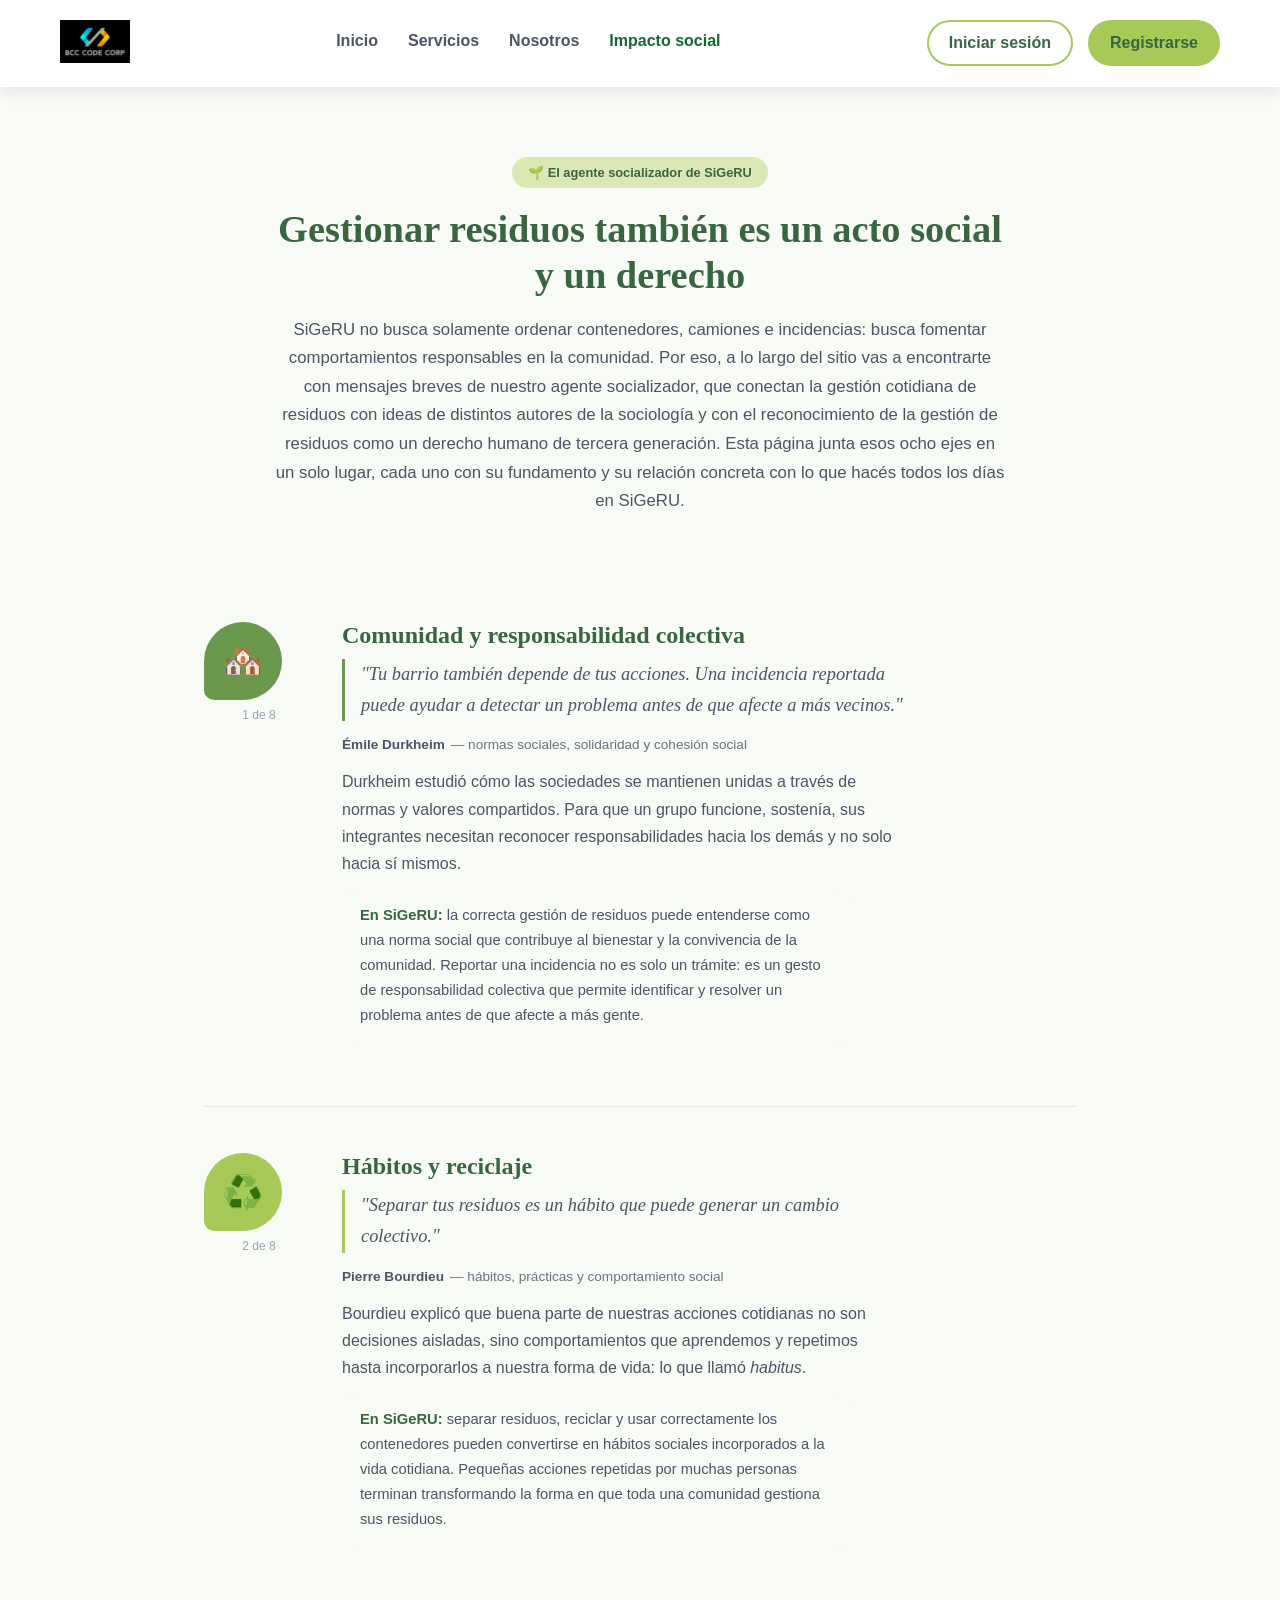
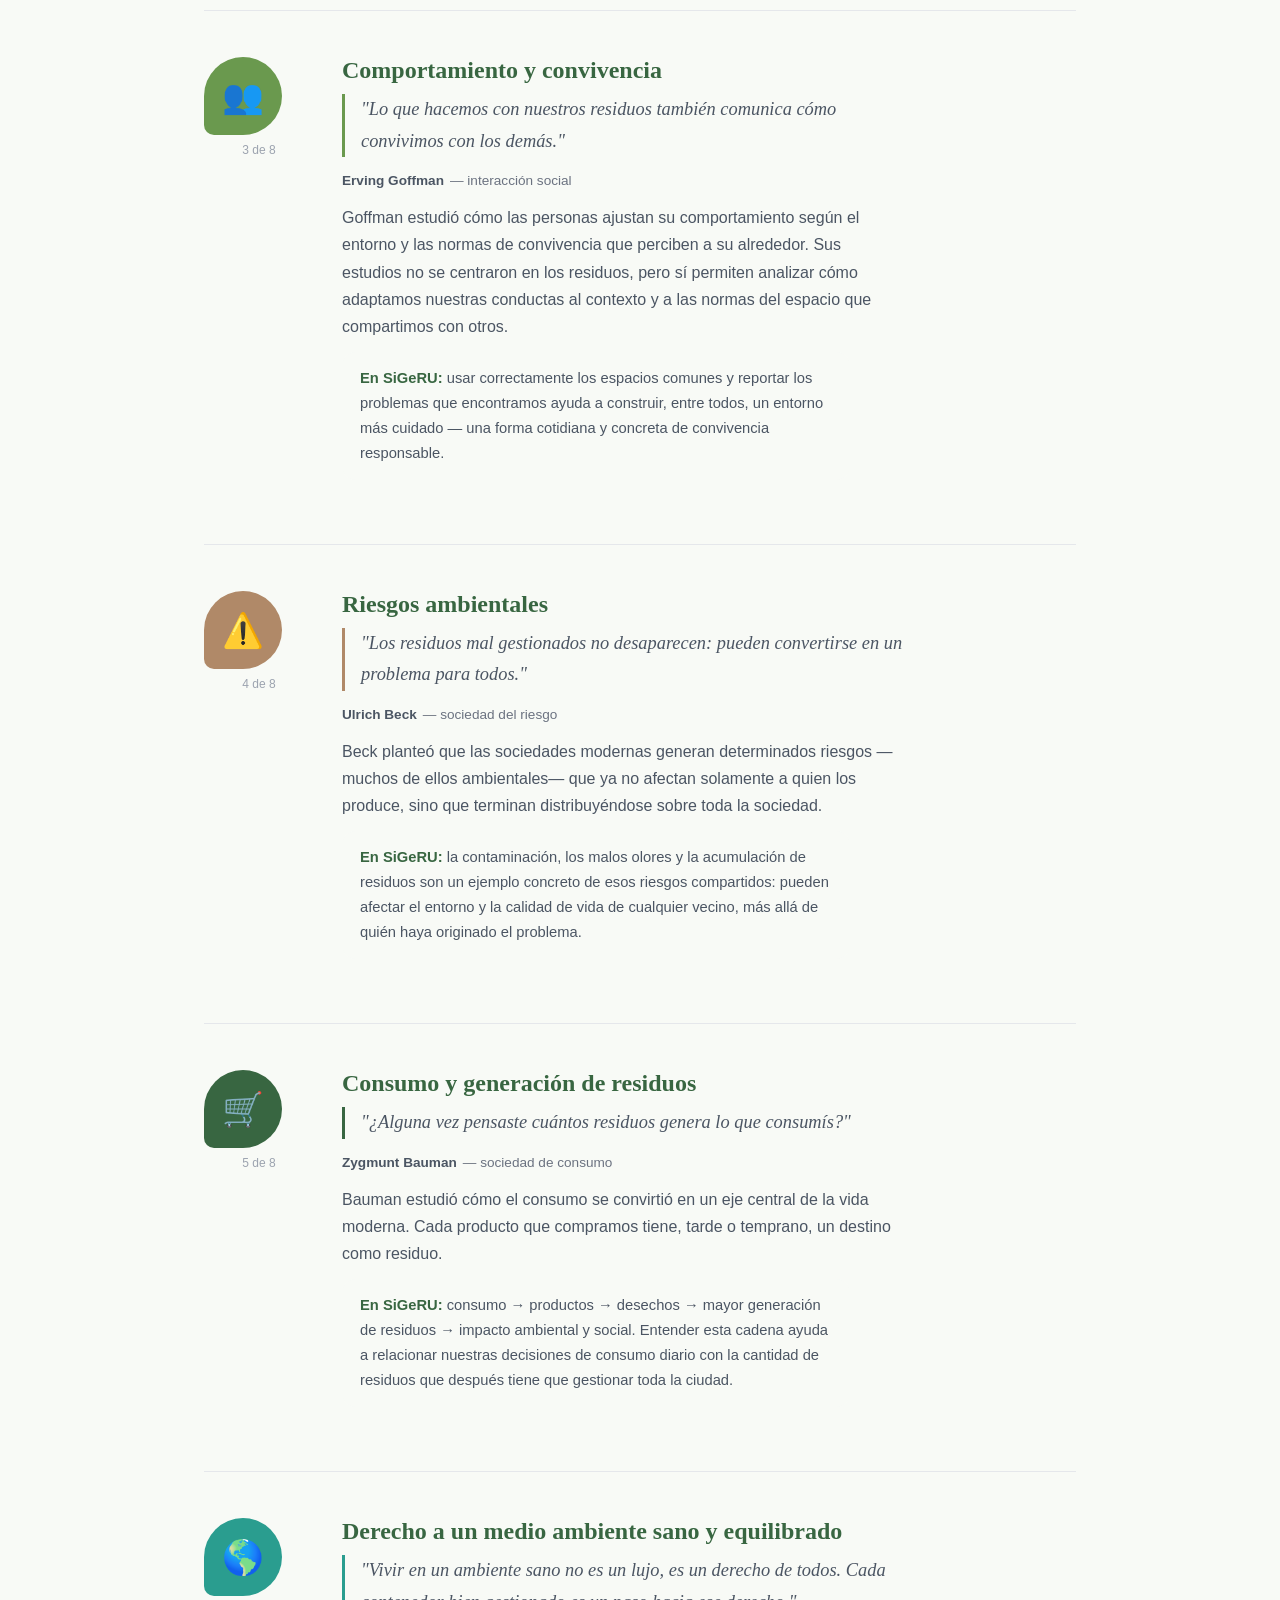
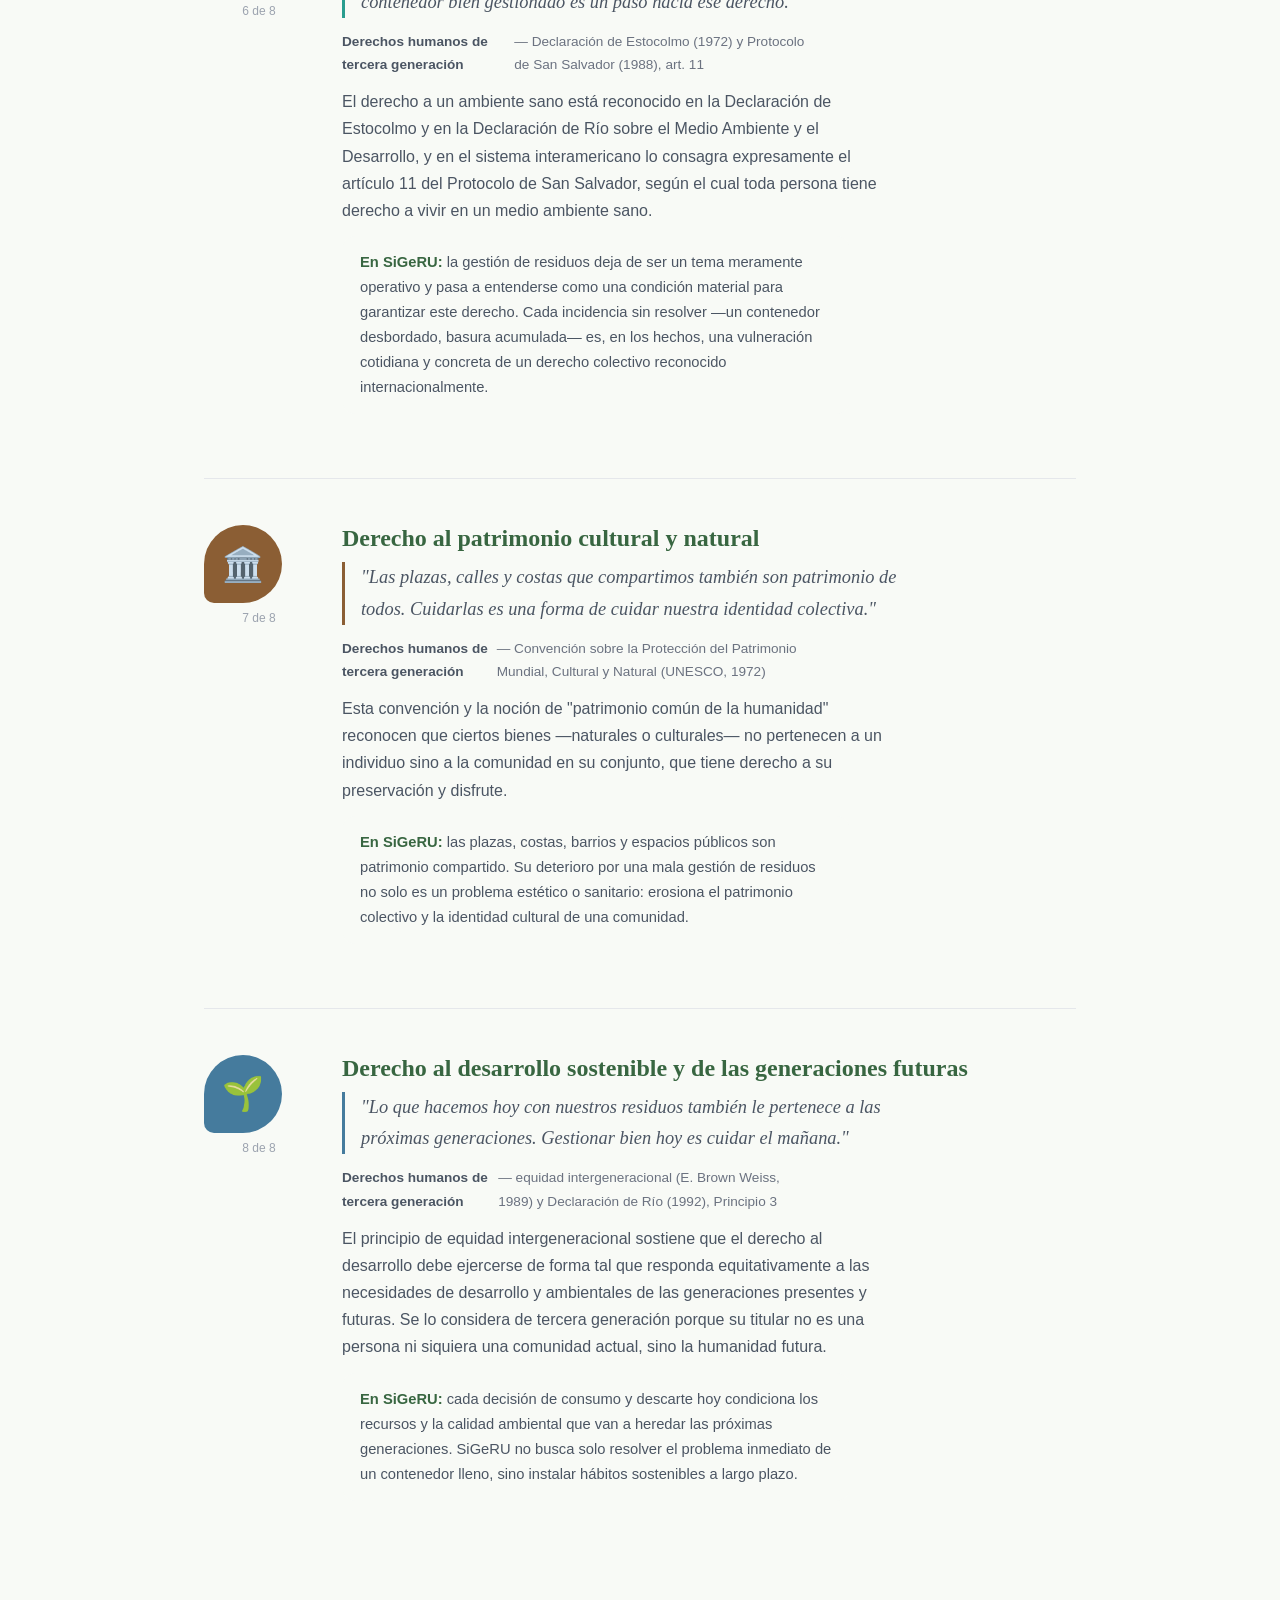
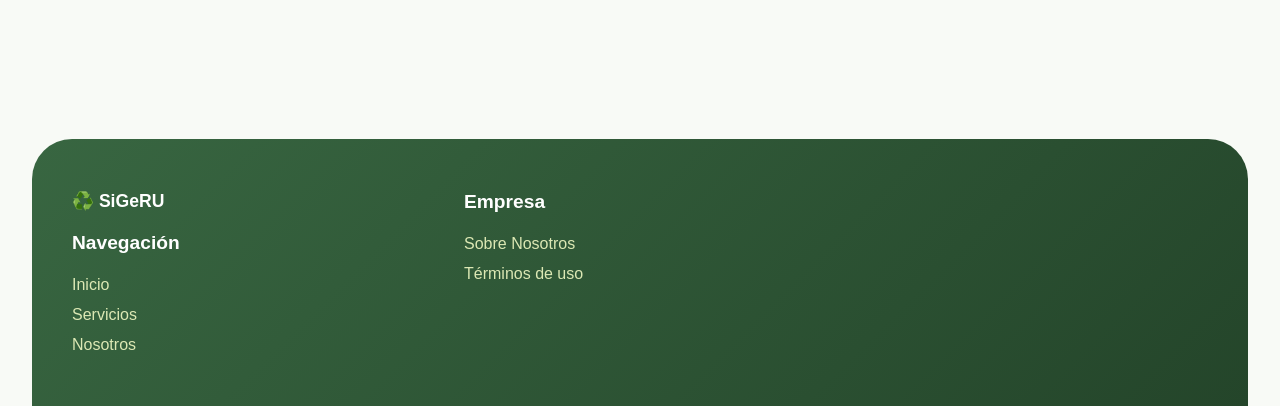
<file: Frontend/impacto-social.html>
<!DOCTYPE html>
<html lang="es">
<head>
    <meta charset="UTF-8">
    <meta name="viewport" content="width=device-width, initial-scale=1.0">
    <title>Impacto social — SiGeRU</title>
    <link rel="stylesheet" href="style.css?v=3">
</head>
<body>
    <header class="encabezado" id="encabezado-principal">
        <div class="empresa">
            <a href="principal.html"><img src="../assets/LogoBCC.png" alt="Logo SiGeRU" class="logo-empresa"></a>
        </div>
        <div class="acciones">
            <a href="login.html" class="inicio-sesion">
                <button>Iniciar sesión</button>
            </a>
            <a href="registro.html" class="registrarse">
                <button>Registrarse</button>
            </a>
        </div>

        <nav class="navegacion">
            <a href="principal.html" class="etiqueta-a">Inicio</a>
            <a href="principal.html#funcionalidades" class="etiqueta-a">Servicios</a>
            <a href="principal.html#roles" class="etiqueta-a">Nosotros</a>
            <a href="impacto-social.html" class="etiqueta-a" style="color:#166534;">Impacto social</a>
        </nav>
    </header>

    <main class="principal-empresa">
        <section class="impacto-hero">
            <span class="hero-badge">🌱 El agente socializador de SiGeRU</span>
            <h1>Gestionar residuos también es un acto social y un derecho</h1>
            <p>
                SiGeRU no busca solamente ordenar contenedores, camiones e incidencias: busca
                fomentar comportamientos responsables en la comunidad. Por eso, a lo largo del
                sitio vas a encontrarte con mensajes breves de nuestro agente socializador, que
                conectan la gestión cotidiana de residuos con ideas de distintos autores de la
                sociología y con el reconocimiento de la gestión de residuos como un derecho
                humano de tercera generación. Esta página junta esos ocho ejes en un solo lugar,
                cada uno con su fundamento y su relación concreta con lo que hacés todos los
                días en SiGeRU.
            </p>
        </section>

        <section class="impacto-lista">

            <article class="impacto-seccion" id="comunidad" style="--acento:#6A994E;">
                <div>
                    <div class="impacto-seccion__icono" style="background:#6A994E;">🏘️</div>
                    <span class="impacto-seccion__numero">1 de 8</span>
                </div>
                <div>
                    <h2>Comunidad y responsabilidad colectiva</h2>
                    <p class="impacto-cita">"Tu barrio también depende de tus acciones. Una incidencia reportada puede ayudar a detectar un problema antes de que afecte a más vecinos."</p>
                    <p class="impacto-autor">Émile Durkheim <span>— normas sociales, solidaridad y cohesión social</span></p>
                    <p>Durkheim estudió cómo las sociedades se mantienen unidas a través de normas y valores compartidos. Para que un grupo funcione, sostenía, sus integrantes necesitan reconocer responsabilidades hacia los demás y no solo hacia sí mismos.</p>
                    <p class="impacto-aplicacion"><strong>En SiGeRU:</strong> la correcta gestión de residuos puede entenderse como una norma social que contribuye al bienestar y la convivencia de la comunidad. Reportar una incidencia no es solo un trámite: es un gesto de responsabilidad colectiva que permite identificar y resolver un problema antes de que afecte a más gente.</p>
                </div>
            </article>

            <article class="impacto-seccion" id="habitos" style="--acento:#A7C957;">
                <div>
                    <div class="impacto-seccion__icono" style="background:#A7C957;">♻️</div>
                    <span class="impacto-seccion__numero">2 de 8</span>
                </div>
                <div>
                    <h2>Hábitos y reciclaje</h2>
                    <p class="impacto-cita">"Separar tus residuos es un hábito que puede generar un cambio colectivo."</p>
                    <p class="impacto-autor">Pierre Bourdieu <span>— hábitos, prácticas y comportamiento social</span></p>
                    <p>Bourdieu explicó que buena parte de nuestras acciones cotidianas no son decisiones aisladas, sino comportamientos que aprendemos y repetimos hasta incorporarlos a nuestra forma de vida: lo que llamó <em>habitus</em>.</p>
                    <p class="impacto-aplicacion"><strong>En SiGeRU:</strong> separar residuos, reciclar y usar correctamente los contenedores pueden convertirse en hábitos sociales incorporados a la vida cotidiana. Pequeñas acciones repetidas por muchas personas terminan transformando la forma en que toda una comunidad gestiona sus residuos.</p>
                </div>
            </article>

            <article class="impacto-seccion" id="convivencia" style="--acento:#6A994E;">
                <div>
                    <div class="impacto-seccion__icono" style="background:#6A994E;">👥</div>
                    <span class="impacto-seccion__numero">3 de 8</span>
                </div>
                <div>
                    <h2>Comportamiento y convivencia</h2>
                    <p class="impacto-cita">"Lo que hacemos con nuestros residuos también comunica cómo convivimos con los demás."</p>
                    <p class="impacto-autor">Erving Goffman <span>— interacción social</span></p>
                    <p>Goffman estudió cómo las personas ajustan su comportamiento según el entorno y las normas de convivencia que perciben a su alrededor. Sus estudios no se centraron en los residuos, pero sí permiten analizar cómo adaptamos nuestras conductas al contexto y a las normas del espacio que compartimos con otros.</p>
                    <p class="impacto-aplicacion"><strong>En SiGeRU:</strong> usar correctamente los espacios comunes y reportar los problemas que encontramos ayuda a construir, entre todos, un entorno más cuidado — una forma cotidiana y concreta de convivencia responsable.</p>
                </div>
            </article>

            <article class="impacto-seccion" id="riesgos" style="--acento:#B08968;">
                <div>
                    <div class="impacto-seccion__icono" style="background:#B08968;">⚠️</div>
                    <span class="impacto-seccion__numero">4 de 8</span>
                </div>
                <div>
                    <h2>Riesgos ambientales</h2>
                    <p class="impacto-cita">"Los residuos mal gestionados no desaparecen: pueden convertirse en un problema para todos."</p>
                    <p class="impacto-autor">Ulrich Beck <span>— sociedad del riesgo</span></p>
                    <p>Beck planteó que las sociedades modernas generan determinados riesgos —muchos de ellos ambientales— que ya no afectan solamente a quien los produce, sino que terminan distribuyéndose sobre toda la sociedad.</p>
                    <p class="impacto-aplicacion"><strong>En SiGeRU:</strong> la contaminación, los malos olores y la acumulación de residuos son un ejemplo concreto de esos riesgos compartidos: pueden afectar el entorno y la calidad de vida de cualquier vecino, más allá de quién haya originado el problema.</p>
                </div>
            </article>

            <article class="impacto-seccion" id="consumo" style="--acento:#386641;">
                <div>
                    <div class="impacto-seccion__icono" style="background:#386641;">🛒</div>
                    <span class="impacto-seccion__numero">5 de 8</span>
                </div>
                <div>
                    <h2>Consumo y generación de residuos</h2>
                    <p class="impacto-cita">"¿Alguna vez pensaste cuántos residuos genera lo que consumís?"</p>
                    <p class="impacto-autor">Zygmunt Bauman <span>— sociedad de consumo</span></p>
                    <p>Bauman estudió cómo el consumo se convirtió en un eje central de la vida moderna. Cada producto que compramos tiene, tarde o temprano, un destino como residuo.</p>
                    <p class="impacto-aplicacion"><strong>En SiGeRU:</strong> consumo → productos → desechos → mayor generación de residuos → impacto ambiental y social. Entender esta cadena ayuda a relacionar nuestras decisiones de consumo diario con la cantidad de residuos que después tiene que gestionar toda la ciudad.</p>
                </div>
            </article>

            <article class="impacto-seccion" id="ambiente" style="--acento:#2A9D8F;">
                <div>
                    <div class="impacto-seccion__icono" style="background:#2A9D8F;">🌎</div>
                    <span class="impacto-seccion__numero">6 de 8</span>
                </div>
                <div>
                    <h2>Derecho a un medio ambiente sano y equilibrado</h2>
                    <p class="impacto-cita">"Vivir en un ambiente sano no es un lujo, es un derecho de todos. Cada contenedor bien gestionado es un paso hacia ese derecho."</p>
                    <p class="impacto-autor">Derechos humanos de tercera generación <span>— Declaración de Estocolmo (1972) y Protocolo de San Salvador (1988), art. 11</span></p>
                    <p>El derecho a un ambiente sano está reconocido en la Declaración de Estocolmo y en la Declaración de Río sobre el Medio Ambiente y el Desarrollo, y en el sistema interamericano lo consagra expresamente el artículo 11 del Protocolo de San Salvador, según el cual toda persona tiene derecho a vivir en un medio ambiente sano.</p>
                    <p class="impacto-aplicacion"><strong>En SiGeRU:</strong> la gestión de residuos deja de ser un tema meramente operativo y pasa a entenderse como una condición material para garantizar este derecho. Cada incidencia sin resolver —un contenedor desbordado, basura acumulada— es, en los hechos, una vulneración cotidiana y concreta de un derecho colectivo reconocido internacionalmente.</p>
                </div>
            </article>

            <article class="impacto-seccion" id="patrimonio" style="--acento:#8B5E34;">
                <div>
                    <div class="impacto-seccion__icono" style="background:#8B5E34;">🏛️</div>
                    <span class="impacto-seccion__numero">7 de 8</span>
                </div>
                <div>
                    <h2>Derecho al patrimonio cultural y natural</h2>
                    <p class="impacto-cita">"Las plazas, calles y costas que compartimos también son patrimonio de todos. Cuidarlas es una forma de cuidar nuestra identidad colectiva."</p>
                    <p class="impacto-autor">Derechos humanos de tercera generación <span>— Convención sobre la Protección del Patrimonio Mundial, Cultural y Natural (UNESCO, 1972)</span></p>
                    <p>Esta convención y la noción de "patrimonio común de la humanidad" reconocen que ciertos bienes —naturales o culturales— no pertenecen a un individuo sino a la comunidad en su conjunto, que tiene derecho a su preservación y disfrute.</p>
                    <p class="impacto-aplicacion"><strong>En SiGeRU:</strong> las plazas, costas, barrios y espacios públicos son patrimonio compartido. Su deterioro por una mala gestión de residuos no solo es un problema estético o sanitario: erosiona el patrimonio colectivo y la identidad cultural de una comunidad.</p>
                </div>
            </article>

            <article class="impacto-seccion" id="futuras" style="--acento:#457B9D;">
                <div>
                    <div class="impacto-seccion__icono" style="background:#457B9D;">🌱</div>
                    <span class="impacto-seccion__numero">8 de 8</span>
                </div>
                <div>
                    <h2>Derecho al desarrollo sostenible y de las generaciones futuras</h2>
                    <p class="impacto-cita">"Lo que hacemos hoy con nuestros residuos también le pertenece a las próximas generaciones. Gestionar bien hoy es cuidar el mañana."</p>
                    <p class="impacto-autor">Derechos humanos de tercera generación <span>— equidad intergeneracional (E. Brown Weiss, 1989) y Declaración de Río (1992), Principio 3</span></p>
                    <p>El principio de equidad intergeneracional sostiene que el derecho al desarrollo debe ejercerse de forma tal que responda equitativamente a las necesidades de desarrollo y ambientales de las generaciones presentes y futuras. Se lo considera de tercera generación porque su titular no es una persona ni siquiera una comunidad actual, sino la humanidad futura.</p>
                    <p class="impacto-aplicacion"><strong>En SiGeRU:</strong> cada decisión de consumo y descarte hoy condiciona los recursos y la calidad ambiental que van a heredar las próximas generaciones. SiGeRU no busca solo resolver el problema inmediato de un contenedor lleno, sino instalar hábitos sostenibles a largo plazo.</p>
                </div>
            </article>

        </section>
    </main>

    <footer class="pie-pagina">
        <div class="footer-navegacion">
            <div class="pie-pagina-marca">♻️ SiGeRU</div>
            <h4>Navegación</h4>
            <a href="principal.html#hero" class="etiqueta-a">Inicio</a>
            <a href="principal.html#funcionalidades" class="etiqueta-a">Servicios</a>
            <a href="principal.html#roles" class="etiqueta-a">Nosotros</a>
        </div>
        <div class="footer-empresa">
            <h4>Empresa</h4>
            <a href="sobre-nosotros.html" class="etiqueta-a">Sobre Nosotros</a>
            <a href="#" class="etiqueta-a">Términos de uso</a>
        </div>
    </footer>
</body>
</html>
</file>
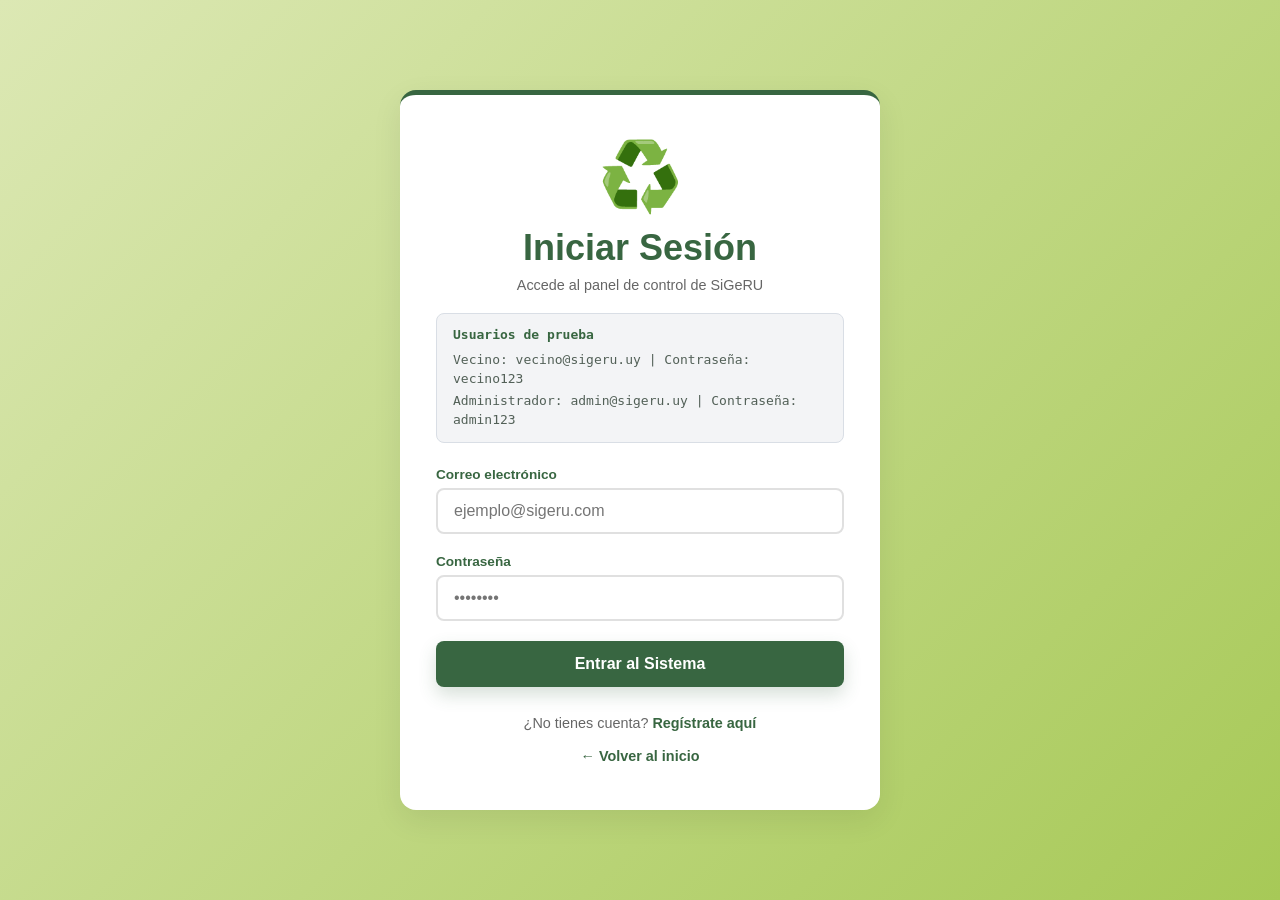
<file: Frontend/login.html>
<!DOCTYPE html>
<html lang="es">
<head>
    <meta charset="UTF-8">
    <meta name="viewport" content="width=device-width, initial-scale=1.0">
    <title>Iniciar Sesión - SiGeRU</title>
    <link rel="stylesheet" href="style.css?v=2">
</head>
<body class="cuerpo-formulario">

    <div class="contenedor-formulario">
        <div class="cabecera-formulario">
            <div class="logo-reciclaje" aria-hidden="true">♻️</div>
            <h2>Iniciar Sesión</h2>
            <p>Accede al panel de control de SiGeRU</p>
            <div class="usuarios-prueba" role="note">
                <strong>Usuarios de prueba</strong>
                <span>Vecino: vecino@sigeru.uy | Contraseña: vecino123</span>
                <span>Administrador: admin@sigeru.uy | Contraseña: admin123</span>
            </div>
        </div>

        <p id="aviso-registro" role="status"></p>
        <form id="form-login">
            <div class="grupo-campo">
                <label for="email">Correo electrónico</label>
                <input type="email" id="email" name="email" placeholder="ejemplo@sigeru.com" class="campo-entrada" required>
            </div>

            <div class="grupo-campo">
                <label for="password">Contraseña</label>
                <input type="password" id="password" name="password" placeholder="••••••••" class="campo-entrada" required>
            </div>

            <button type="submit" id="btn-submit" class="boton-formulario">Entrar al Sistema</button>
        </form>

        <div class="enlaces-retorno">
            <p>¿No tienes cuenta? <a href="registro.html">Regístrate aquí</a></p>
            <p style="margin-top: 10px;"><a href="principal.html">← Volver al inicio</a></p>
        </div>
    </div>

    <script>
        if (new URLSearchParams(location.search).get('registro')==='pendiente') document.getElementById('aviso-registro').textContent='Solicitud enviada. Un administrador debe aprobar tu cuenta antes de iniciar sesión.';
        document.getElementById('form-login').addEventListener('submit', function(e) {
            e.preventDefault();
            const email = document.getElementById('email').value.trim();
            const password = document.getElementById('password').value;
            const btn = document.getElementById('btn-submit');

            if (!email || email.length>100 || !password || password.length>72) { alert('Completá un email válido y la contraseña.'); return; }
            const originalText = btn.innerHTML;

            // Feedback animado en botón
            btn.innerHTML = '<span class="spinner"></span> Verificando...';
            btn.style.opacity = '0.8';
            btn.disabled = true;

            // CORRECCIÓN: Apunta a la subcarpeta correcta del backend
            fetch('../Backend/api/usuarios/login.php', {
                method: 'POST',
                headers: {
                    'Content-Type': 'application/json'
                },
                body: JSON.stringify({ email, password })
            })
            .then(response => response.json())
            .then(data => {
                if (data.status === 'success') {
                    btn.innerHTML = '<span class="spinner"></span> Iniciando...';
                    const rol = String(data.usuario?.rol || '').trim().toLowerCase();
                    const destino = ['administrador', 'admin'].includes(rol)
                        ? 'backoffice.html'
                        : 'panel.html';
                    window.location.replace(destino);
                } else {
                    alert(data.message);
                    btn.innerHTML = originalText;
                    btn.style.opacity = '1';
                    btn.disabled = false;
                }
            })
            .catch(error => {
                console.error('Error:', error);
                alert('No se pudo establecer conexión con el servidor.');
                btn.innerHTML = originalText;
                btn.style.opacity = '1';
                btn.disabled = false;
            });
        });
    </script>
</body>
</html>
</file>
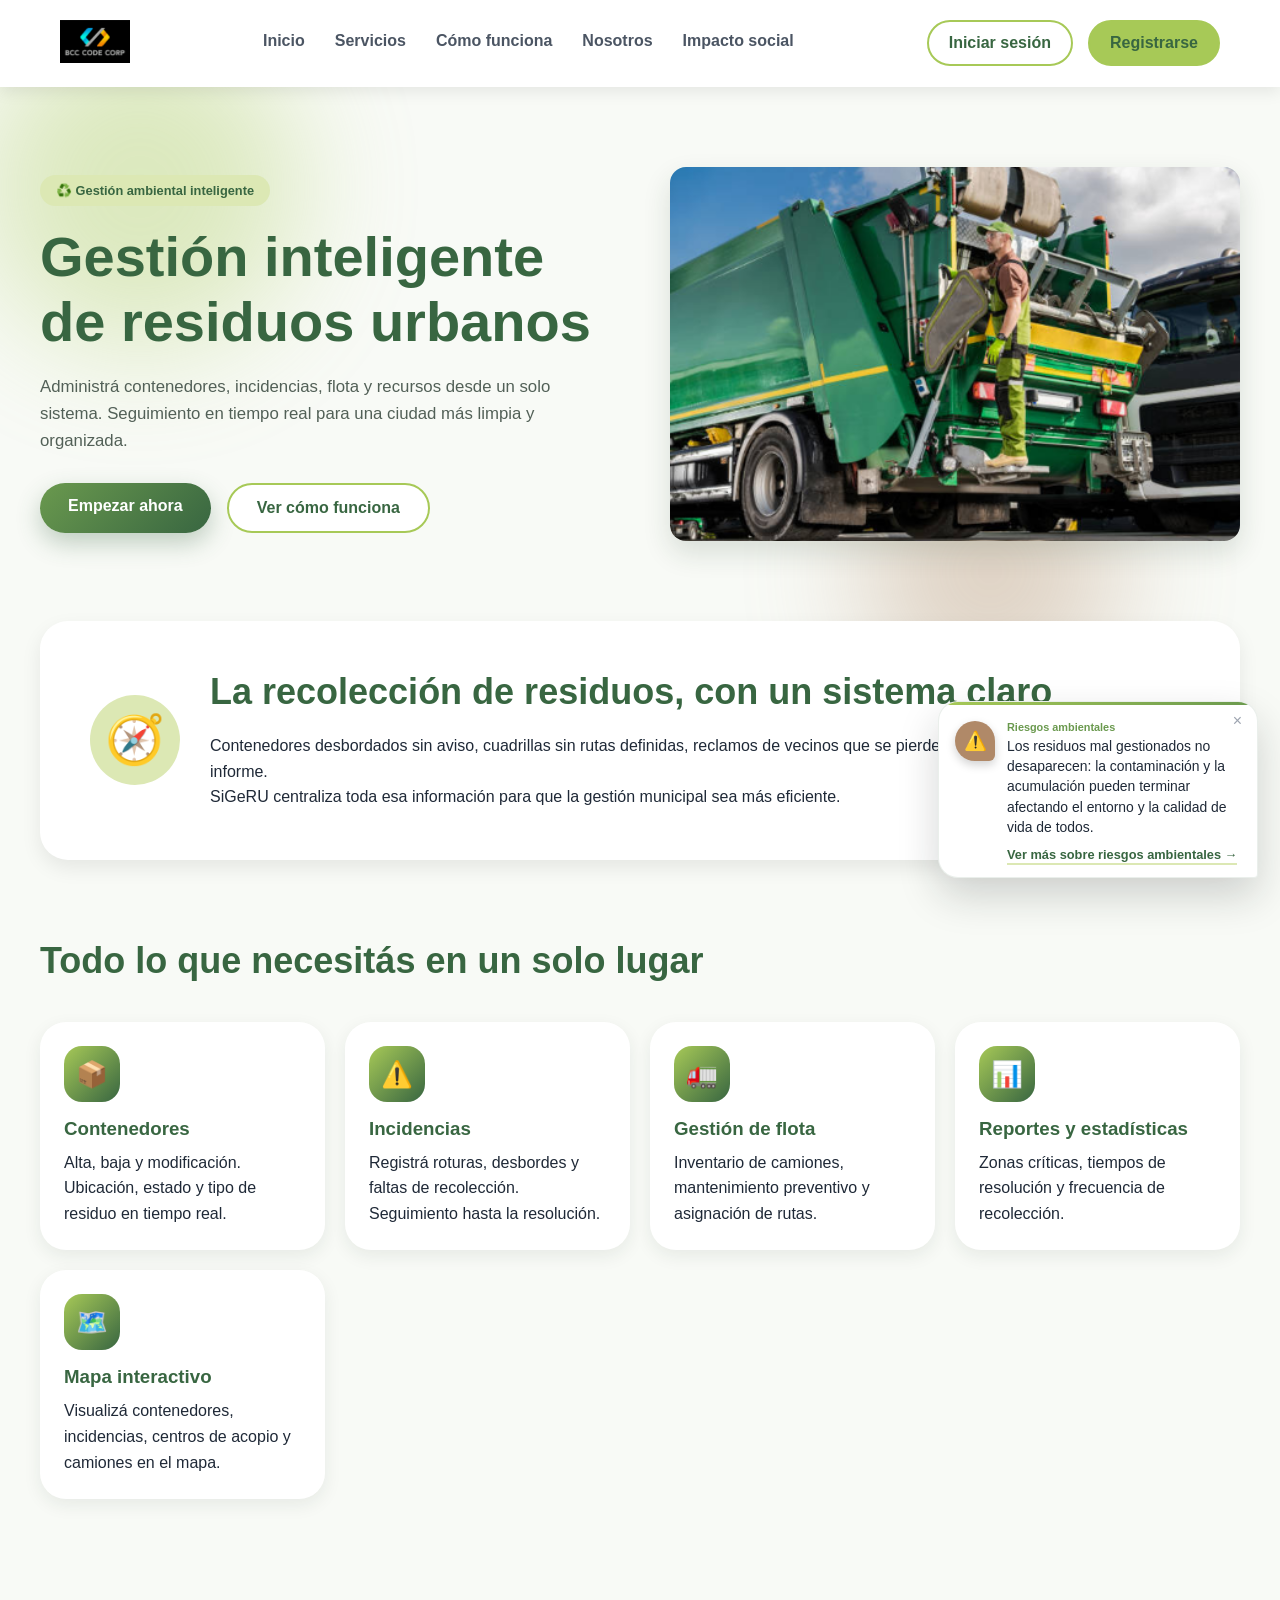
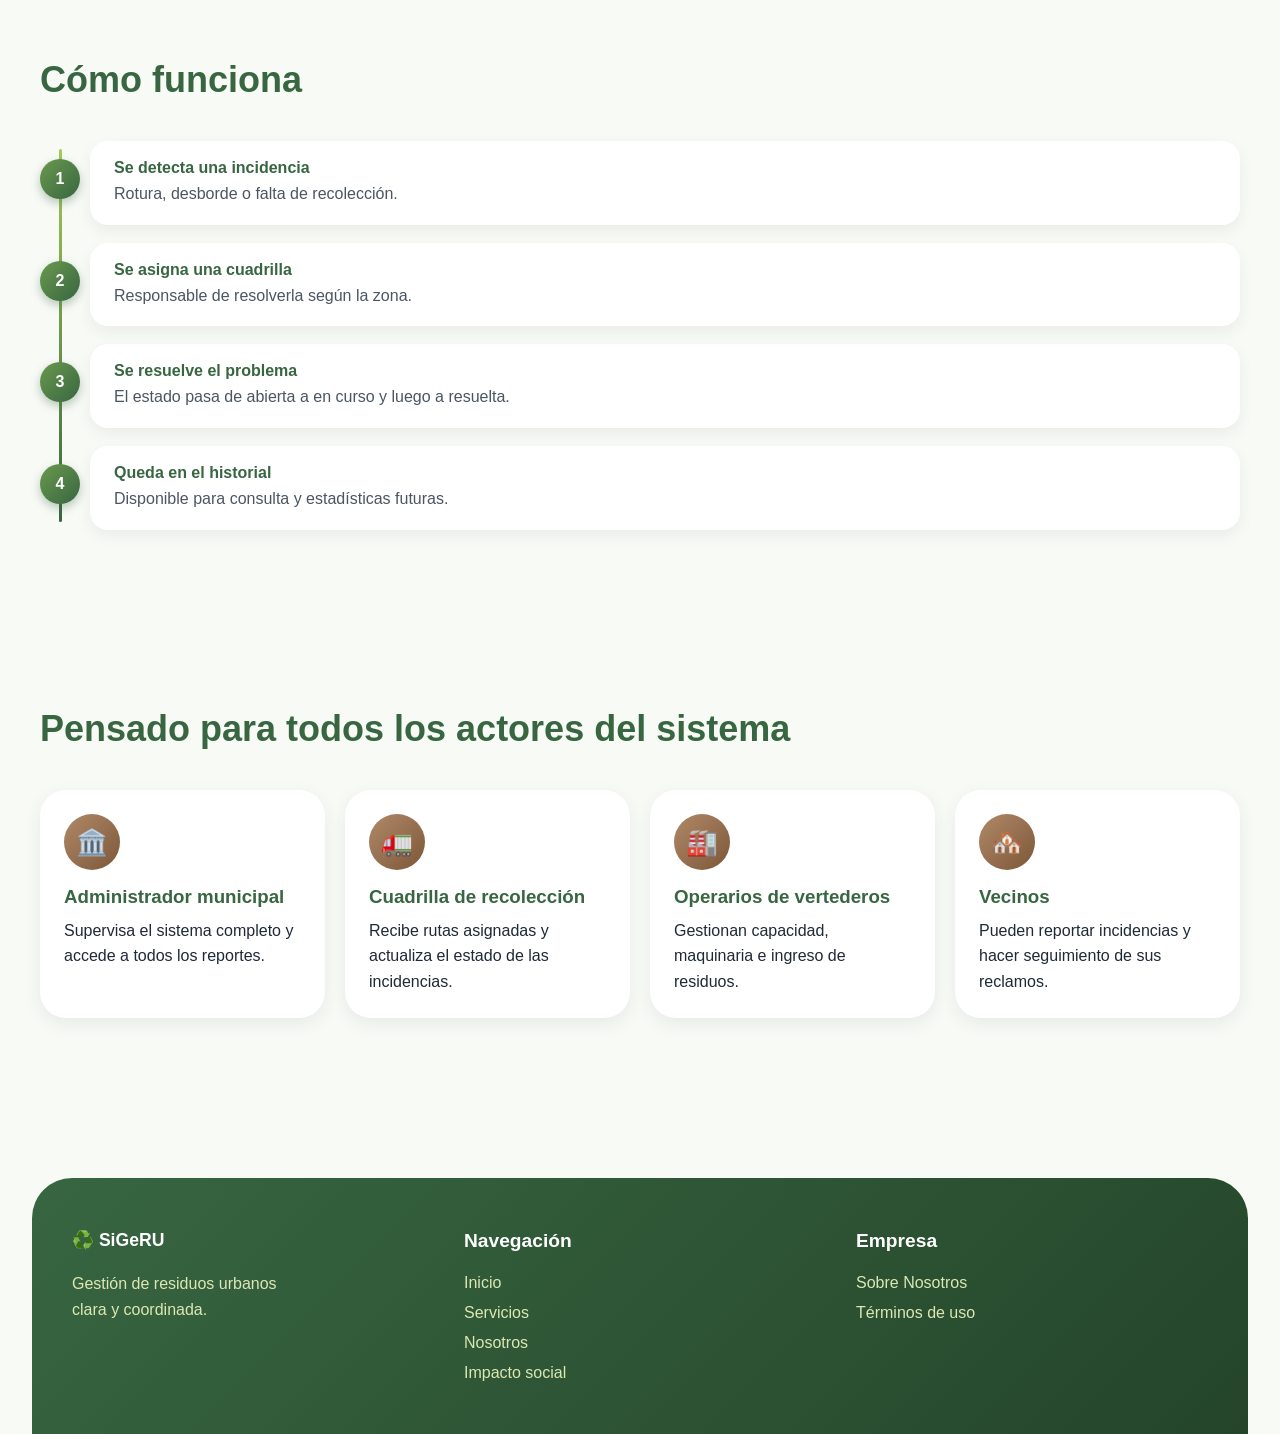
<file: Frontend/principal.html>
<!DOCTYPE html>
<html lang="es">
<head>
    <meta charset="UTF-8">
    <meta name="viewport" content="width=device-width, initial-scale=1.0">
    <title>SiGeRU - Gestión de Residuos</title>
    <link rel="stylesheet" href="style.css?v=3">
</head>
<body>
    <header class="encabezado" id="encabezado-principal">
        <div class="empresa">
            <!-- Corregida la ruta para apuntar a assets -->
            <img src="../assets/LogoBCC.png" alt="Logo SiGeRU" class="logo-empresa">
        </div>
        <div class="acciones">
            <a href="login.html" class="inicio-sesion">
                <button>Iniciar sesión</button>
            </a>
            <a href="registro.html" class="registrarse">
                <button>Registrarse</button>
            </a>
        </div>

        <nav class="navegacion">
            <a href="#hero" class="etiqueta-a">Inicio</a>
            <a href="#funcionalidades" class="etiqueta-a">Servicios</a>
            <a href="#como-funciona" class="etiqueta-a">Cómo funciona</a>
            <a href="#roles" class="etiqueta-a">Nosotros</a>
            <a href="impacto-social.html" class="etiqueta-a">Impacto social</a>
        </nav>
    </header>

    <main class="principal-empresa">
        <section id="hero" class="presentacion">
            <div class="hero-blob hero-blob-1"></div>
            <div class="hero-blob hero-blob-2"></div>
            <div class="presentacion-texto">
                <span class="hero-badge">♻️ Gestión ambiental inteligente</span>
                <h1>Gestión inteligente de residuos urbanos</h1>
                <p>Administrá contenedores, incidencias, flota y recursos desde un solo sistema. Seguimiento en tiempo real para una ciudad más limpia y organizada.</p>
                <div class="botones-hero">
                    <a href="registro.html" class="boton-hero-primario">Empezar ahora</a>
                    <a href="#como-funciona" class="boton-hero-secundario">Ver cómo funciona</a>
                </div>
            </div>
            <img class="img-presentacion" src="../assets/Camion1.png" alt="Representación de gestión de residuos">
        </section>

        <section class="problema reveal">
            <span class="problema-icono">🧭</span>
            <div class="problema-texto">
                <h2>La recolección de residuos, con un sistema claro</h2>
                <p>Contenedores desbordados sin aviso, cuadrillas sin rutas definidas, reclamos de vecinos que se pierden y datos que nunca llegan a un informe. </p>
                <p>SiGeRU centraliza toda esa información para que la gestión municipal sea más eficiente.</p>
            </div>
        </section>

        <section id="funcionalidades" class="funcionalidades">
            <h2 class="reveal">Todo lo que necesitás en un solo lugar</h2>
            <div class="cuadricula-funcionalidades">
                <div class="tarjeta reveal">
                    <div class="icono-tarjeta">📦</div>
                    <h3>Contenedores</h3>
                    <p>Alta, baja y modificación. Ubicación, estado y tipo de residuo en tiempo real.</p>
                </div>
                <div class="tarjeta reveal" style="transition-delay:.05s;">
                    <div class="icono-tarjeta">⚠️</div>
                    <h3>Incidencias</h3>
                    <p>Registrá roturas, desbordes y faltas de recolección. Seguimiento hasta la resolución.</p>
                </div>
                <div class="tarjeta reveal" style="transition-delay:.1s;">
                    <div class="icono-tarjeta">🚛</div>
                    <h3>Gestión de flota</h3>
                    <p>Inventario de camiones, mantenimiento preventivo y asignación de rutas.</p>
                </div>
                <div class="tarjeta reveal" style="transition-delay:.15s;">
                    <div class="icono-tarjeta">📊</div>
                    <h3>Reportes y estadísticas</h3>
                    <p>Zonas críticas, tiempos de resolución y frecuencia de recolección.</p>
                </div>
                <div class="tarjeta reveal" style="transition-delay:.2s;">
                    <div class="icono-tarjeta">🗺️</div>
                    <h3>Mapa interactivo</h3>
                    <p>Visualizá contenedores, incidencias, centros de acopio y camiones en el mapa.</p>
                </div>
            </div>
        </section>

        <section id="como-funciona" class="como-funciona">
            <h2 class="reveal">Cómo funciona</h2>
            <div class="timeline">
                <div class="timeline-item reveal">
                    <div class="timeline-marcador">1</div>
                    <h4>Se detecta una incidencia</h4>
                    <p>Rotura, desborde o falta de recolección.</p>
                </div>
                <div class="timeline-item reveal" style="transition-delay:.08s;">
                    <div class="timeline-marcador">2</div>
                    <h4>Se asigna una cuadrilla</h4>
                    <p>Responsable de resolverla según la zona.</p>
                </div>
                <div class="timeline-item reveal" style="transition-delay:.16s;">
                    <div class="timeline-marcador">3</div>
                    <h4>Se resuelve el problema</h4>
                    <p>El estado pasa de abierta a en curso y luego a resuelta.</p>
                </div>
                <div class="timeline-item reveal" style="transition-delay:.24s;">
                    <div class="timeline-marcador">4</div>
                    <h4>Queda en el historial</h4>
                    <p>Disponible para consulta y estadísticas futuras.</p>
                </div>
            </div>
        </section>

        <section id="roles" class="roles">
            <h2 class="reveal">Pensado para todos los actores del sistema</h2>
            <div class="cuadricula-roles">
                <div class="tarjeta-rol reveal">
                    <div class="icono-rol">🏛️</div>
                    <h3>Administrador municipal</h3>
                    <p>Supervisa el sistema completo y accede a todos los reportes.</p>
                </div>
                <div class="tarjeta-rol reveal" style="transition-delay:.05s;">
                    <div class="icono-rol">🚛</div>
                    <h3>Cuadrilla de recolección</h3>
                    <p>Recibe rutas asignadas y actualiza el estado de las incidencias.</p>
                </div>
                <div class="tarjeta-rol reveal" style="transition-delay:.1s;">
                    <div class="icono-rol">🏭</div>
                    <h3>Operarios de vertederos</h3>
                    <p>Gestionan capacidad, maquinaria e ingreso de residuos.</p>
                </div>
                <div class="tarjeta-rol reveal" style="transition-delay:.15s;">
                    <div class="icono-rol">🏘️</div>
                    <h3>Vecinos</h3>
                    <p>Pueden reportar incidencias y hacer seguimiento de sus reclamos.</p>
                </div>
            </div>
        </section>
    </main>

    <footer class="pie-pagina">
        <div class="footer-producto">
            <div class="pie-pagina-marca">♻️ SiGeRU</div>
            <p>Gestión de residuos urbanos clara y coordinada.</p>
        </div>
        <div class="footer-navegacion">
            <h4>Navegación</h4>
            <a href="#hero" class="etiqueta-a">Inicio</a>
            <a href="#funcionalidades" class="etiqueta-a">Servicios</a>
            <a href="#roles" class="etiqueta-a">Nosotros</a>
            <a href="impacto-social.html" class="etiqueta-a">Impacto social</a>
        </div>
        <div class="footer-empresa">
            <h4>Empresa</h4>
            <a href="sobre-nosotros.html" class="etiqueta-a">Sobre Nosotros</a>
            <a href="#" class="etiqueta-a">Términos de uso</a>
        </div>
    </footer>

    <!-- Agente socializador: ver Frontend/agente-socializador.js -->
    <div id="agente-socializador"></div>
    <script src="agente-socializador.js"></script>

    <script>
        // Header flotante: agrega sombra/blur una vez que se scrollea un poco.
        const encabezado = document.getElementById('encabezado-principal');
        window.addEventListener('scroll', function() {
            encabezado.classList.toggle('encabezado--flotante', window.scrollY > 30);
        });

        // Animación de aparición al hacer scroll (IntersectionObserver):
        // cada elemento .reveal se muestra la primera vez que entra en pantalla.
        const observador = new IntersectionObserver(function(entradas) {
            entradas.forEach(function(entrada) {
                if (entrada.isIntersecting) {
                    entrada.target.classList.add('visible');
                    observador.unobserve(entrada.target);
                }
            });
        }, { threshold: 0.15 });

        document.querySelectorAll('.reveal').forEach(function(el) {
            observador.observe(el);
        });
    </script>
</body>
</html>
</file>
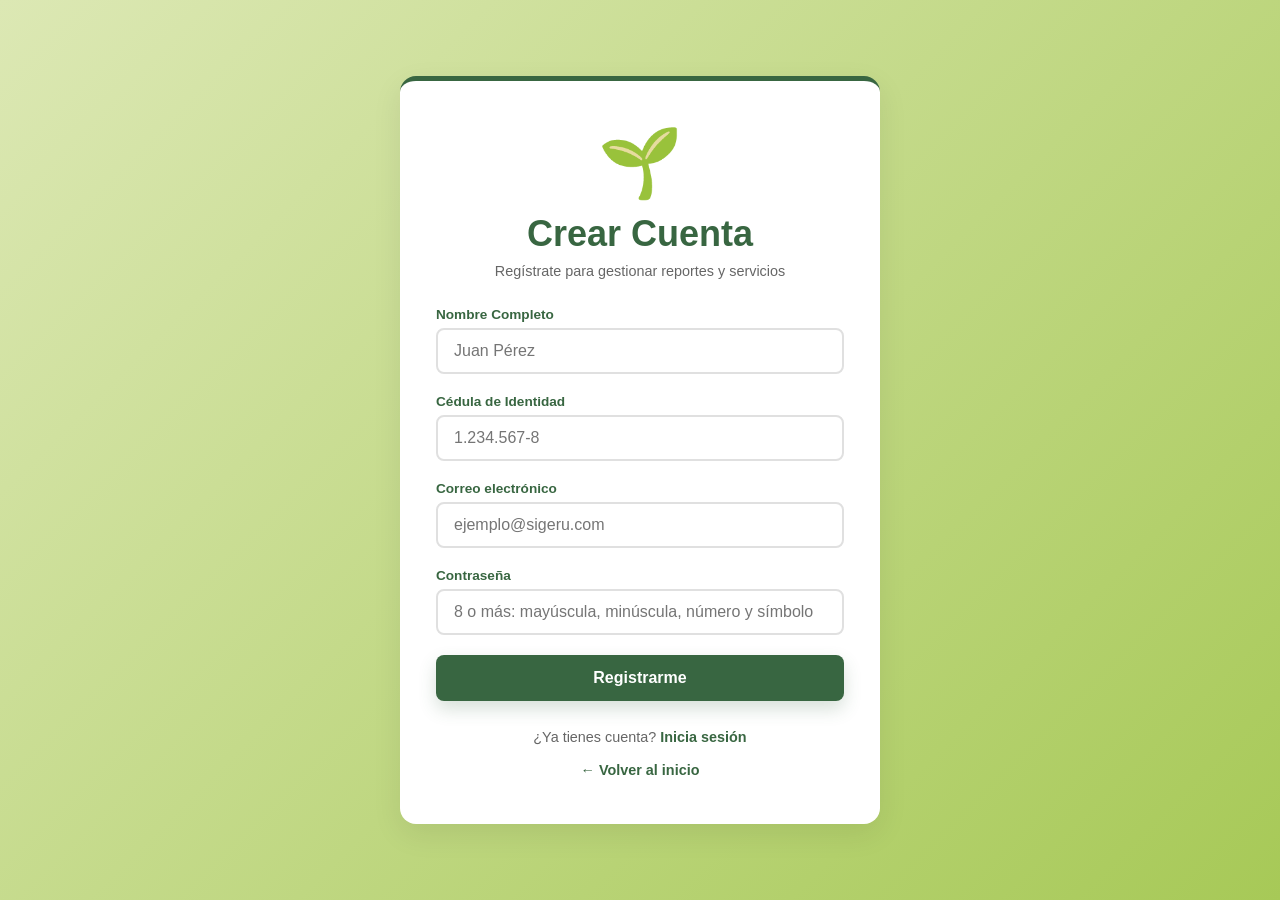
<file: Frontend/registro.html>
<!DOCTYPE html>
<html lang="es">
<head>
    <meta charset="UTF-8">
    <meta name="viewport" content="width=device-width, initial-scale=1.0">
    <title>Registro - SiGeRU</title>
    <link rel="stylesheet" href="style.css">
</head>
<body class="cuerpo-formulario">

    <div class="contenedor-formulario">
        <div class="cabecera-formulario">
            <div class="logo-reciclaje">🌱</div>
            <h2>Crear Cuenta</h2>
            <p>Regístrate para gestionar reportes y servicios</p>
        </div>

        <form id="form-registro">
            <div class="grupo-campo">
                <label for="nombre">Nombre Completo</label>
                <input type="text" id="nombre" name="nombre" placeholder="Juan Pérez" class="campo-entrada" required>
            </div>

            <div class="grupo-campo">
                <label for="cedula">Cédula de Identidad</label>
                <input type="text" id="cedula" name="cedula" placeholder="1.234.567-8" class="campo-entrada" required>
            </div>

            <div class="grupo-campo">
                <label for="email">Correo electrónico</label>
                <input type="email" id="email" name="email" placeholder="ejemplo@sigeru.com" class="campo-entrada" required>
            </div>

            <div class="grupo-campo">
                <label for="password">Contraseña</label>
                <input type="password" id="password" name="password" placeholder="8 o más: mayúscula, minúscula, número y símbolo" minlength="8" class="campo-entrada" required>
            </div>

            <p id="error-registro" role="alert" style="color:#b91c1c"></p>
            <button type="submit" id="btn-submit" class="boton-formulario">Registrarme</button>
        </form>

        <div class="enlaces-retorno">
            <p>¿Ya tienes cuenta? <a href="login.html">Inicia sesión</a></p>
            <p style="margin-top: 10px;"><a href="principal.html">← Volver al inicio</a></p>
        </div>
    </div>

    <script type="module">
        import {validarRegistro} from './validacion.js';
        // Validación de Cédula Uruguaya en el Frontend
        function validarCedulaUruguaya(ci) {
            const clean = ci.replace(/[^0-9]/g, '').padStart(8, '0');
            if (clean.length !== 8) return false;
            const factors = [2, 9, 8, 7, 6, 3, 4];
            let sum = 0;
            for (let i = 0; i < 7; i++) {
                sum += parseInt(clean[i]) * factors[i];
            }
            const rem = sum % 10;
            const check = (rem === 0) ? 0 : (10 - rem);
            return check === parseInt(clean[7]);
        }

        document.getElementById('form-registro').addEventListener('submit', function(e) {
            e.preventDefault();
            const nombre = document.getElementById('nombre').value.trim();
            const cedula = document.getElementById('cedula').value.trim();
            const email = document.getElementById('email').value.trim();
            const password = document.getElementById('password').value;
            const btn = document.getElementById('btn-submit');

            const error=validarRegistro({nombre,cedula,email,password});
            if (error) {
                document.getElementById('error-registro').textContent=error;
                return;
            }

            const originalText = btn.innerHTML;
            btn.innerHTML = '<span class="spinner"></span> Procesando...';
            btn.style.opacity = '0.8';
            btn.disabled = true;

            fetch('../Backend/api/usuarios/registro.php', {
                method: 'POST',
                headers: { 'Content-Type': 'application/json' },
                body: JSON.stringify({ nombre, cedula, email, password })
            })
            .then(response => response.json())
            .then(data => {
                if (data.status === 'success') {
                    btn.innerHTML = '<span class="spinner"></span> Redirigiendo...';
                    setTimeout(() => {
                        window.location.href = 'login.html?registro=pendiente';
                    }, 1000);
                } else {
                    alert(data.message);
                    btn.innerHTML = originalText;
                    btn.style.opacity = '1';
                    btn.disabled = false;
                }
            })
            .catch(error => {
                console.error('Error:', error);
                alert('No se pudo establecer conexión con el servidor.');
                btn.innerHTML = originalText;
                btn.style.opacity = '1';
                btn.disabled = false;
            });
        });
    </script>
</body>
</html>
</file>
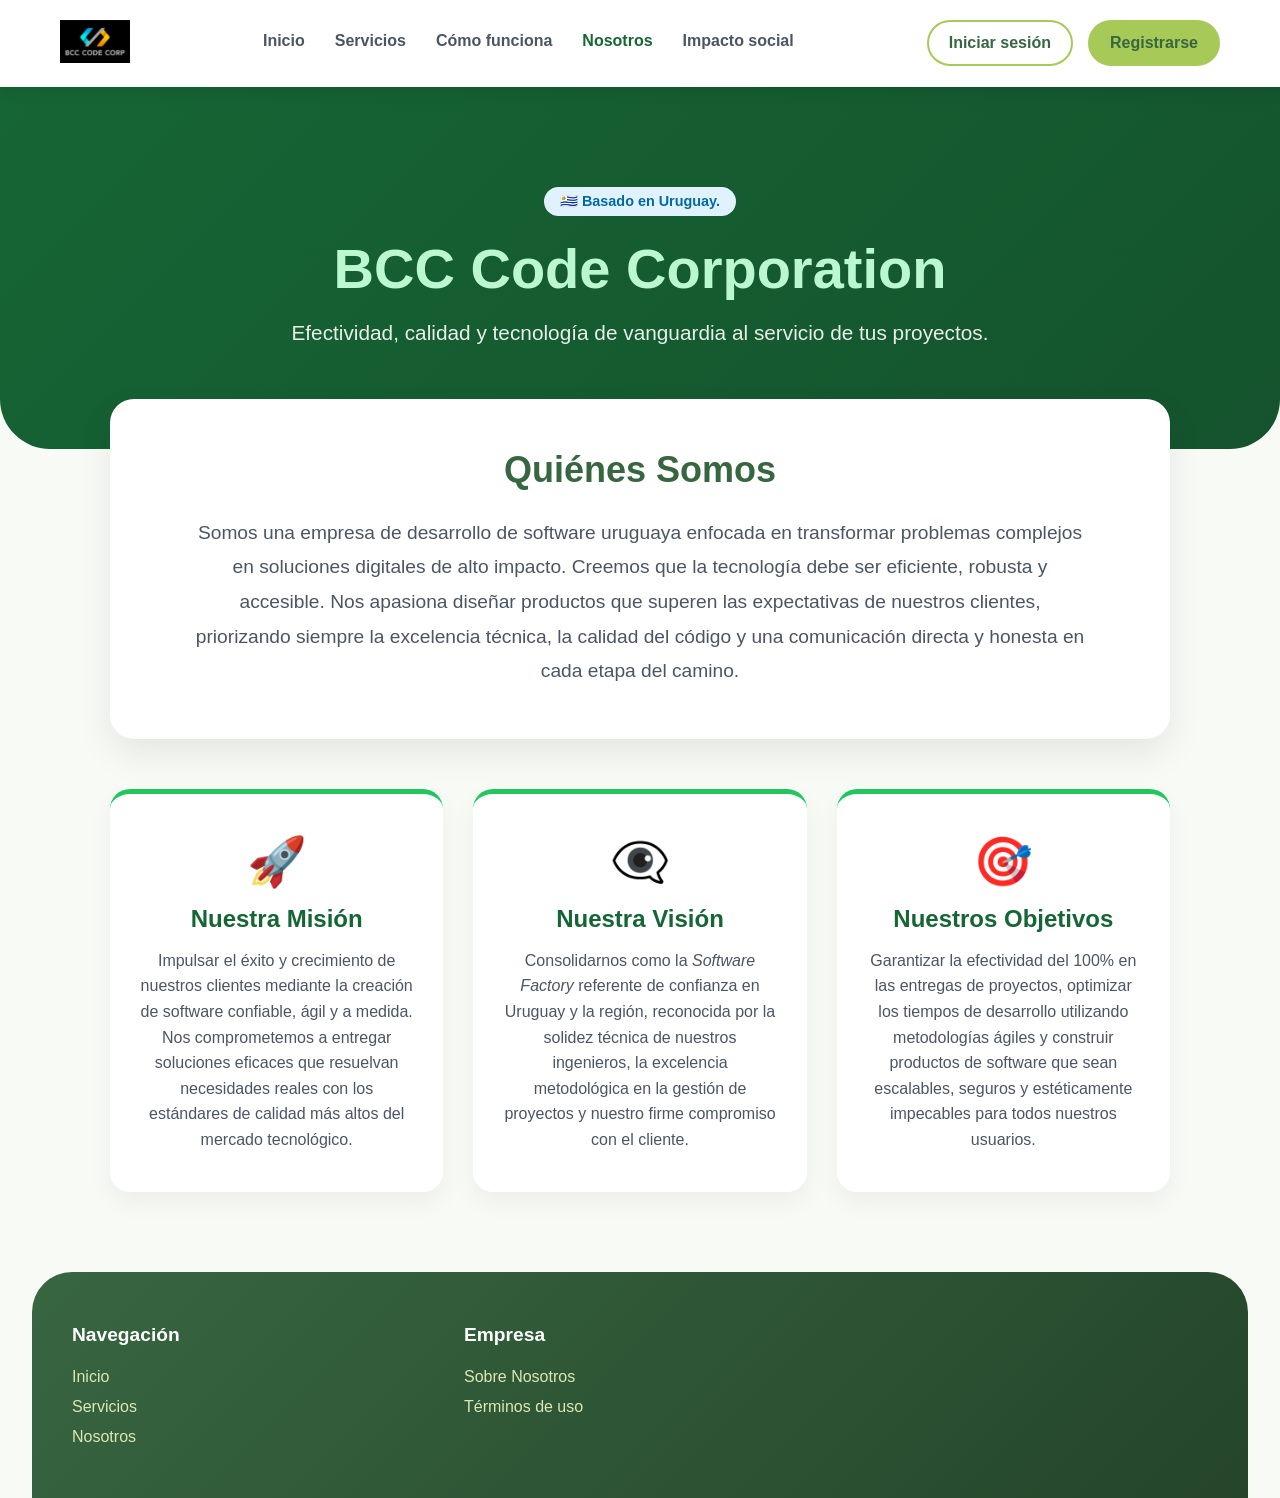
<file: Frontend/sobre-nosotros.html>
<!DOCTYPE html>
<html lang="es">
<head>
    <meta charset="UTF-8">
    <meta name="viewport" content="width=device-width, initial-scale=1.0">
    <title>Sobre Nosotros - BCC Code Corporation</title>
    <link rel="stylesheet" href="style.css">
    <style>
        /* Estilos específicos para la sección corporativa de BCC */
        .hero-nosotros {
            background: linear-gradient(135deg, #166534 0%, #14532d 100%);
            color: white;
            text-align: center;
            padding: 100px 20px;
            border-bottom-left-radius: 50px;
            border-bottom-right-radius: 50px;
        }

        .hero-nosotros h1 {
            font-size: 3.5rem;
            margin-bottom: 15px;
            color: #bbf7d0;
        }

        .hero-nosotros p {
            font-size: 1.3rem;
            max-width: 800px;
            margin: 0 auto;
            opacity: 0.9;
        }

        .seccion-corporativa {
            max-width: 1100px;
            margin: -50px auto 80px;
            padding: 0 20px;
        }

        .tarjeta-presentacion {
            background: white;
            border-radius: 24px;
            padding: 50px;
            box-shadow: 0 15px 35px rgba(0,0,0,0.08);
            margin-bottom: 50px;
        }

        .tarjeta-presentacion h2 {
            text-align: center;
            margin-bottom: 25px;
        }

        .texto-destacado {
            font-size: 1.2rem;
            line-height: 1.8;
            color: #4b5563;
            text-align: center;
            max-width: 900px;
            margin: 0 auto;
        }

        .valores-grid {
            display: grid;
            grid-template-columns: repeat(3, 1fr);
            gap: 30px;
            margin-top: 20px;
        }

        @media (max-width: 768px) {
            .valores-grid {
                grid-template-columns: 1fr;
            }
        }

        .valor-caja {
            background: white;
            border-radius: 20px;
            padding: 40px 30px;
            box-shadow: 0 10px 25px rgba(0,0,0,0.05);
            border-top: 5px solid #22c55e;
            text-align: center;
            transition: transform 0.3s ease;
        }

        .valor-caja:hover {
            transform: translateY(-8px);
        }

        .valor-icono {
            font-size: 3rem;
            margin-bottom: 15px;
        }

        .valor-caja h3 {
            font-size: 1.5rem;
            color: #166534;
            margin-bottom: 15px;
        }

        .valor-caja p {
            font-size: 1rem;
            color: #4b5563;
            line-height: 1.6;
        }

        .badge-uruguay {
            display: inline-block;
            background-color: #e0f2fe;
            color: #0369a1;
            padding: 6px 16px;
            border-radius: 50px;
            font-weight: bold;
            font-size: 0.9rem;
            margin-bottom: 20px;
        }
    </style>
</head>
<body>

    <!-- Encabezado idéntico al principal para mantener consistencia de navegación -->
    <header class="encabezado">
        <div class="empresa">
            <img src="../assets/LogoBCC.png" alt="Logo SiGeRU" class="logo-empresa">
        </div>
        <div class="acciones">
            <a href="login.html" class="inicio-sesion">
                <button>Iniciar sesión</button>
            </a>
            <a href="registro.html" class="registrarse">
                <button>Registrarse</button>
            </a>
        </div>
        <nav class="navegacion">
            <a href="principal.html" class="etiqueta-a">Inicio</a>
            <a href="principal.html#funcionalidades" class="etiqueta-a">Servicios</a>
            <a href="principal.html#como-funciona" class="etiqueta-a">Cómo funciona</a>
            <a href="sobre-nosotros.html" class="etiqueta-a" style="color: #166534;">Nosotros</a>
            <a href="impacto-social.html" class="etiqueta-a">Impacto social</a>
        </nav>
    </header>

    <!-- Presentación de la Empresa -->
    <section class="hero-nosotros">
        <span class="badge-uruguay">🇺🇾 Basado en Uruguay.</span>
        <h1>BCC Code Corporation</h1>
        <p>Efectividad, calidad y tecnología de vanguardia al servicio de tus proyectos.</p>
    </section>

    <div class="seccion-corporativa">
        <!-- Tarjeta de Introducción -->
        <article class="tarjeta-presentacion">
            <h2>Quiénes Somos</h2>
            <p class="texto-destacado">
                Somos una empresa de desarrollo de software uruguaya enfocada en transformar problemas complejos en soluciones digitales de alto impacto. 
                Creemos que la tecnología debe ser eficiente, robusta y accesible. Nos apasiona diseñar productos que superen las expectativas de nuestros 
                clientes, priorizando siempre la excelencia técnica, la calidad del código y una comunicación directa y honesta en cada etapa del camino.
            </p>
        </article>

        <!-- Misión, Visión y Objetivos -->
        <div class="valores-grid">
            
            <!-- MISIÓN -->
            <div class="valor-caja">
                <div class="valor-icono">🚀</div>
                <h3>Nuestra Misión</h3>
                <p>
                    Impulsar el éxito y crecimiento de nuestros clientes mediante la creación de software confiable, ágil y a medida. Nos comprometemos a entregar soluciones eficaces que resuelvan necesidades reales con los estándares de calidad más altos del mercado tecnológico.
                </p>
            </div>

            <!-- VISIÓN -->
            <div class="valor-caja">
                <div class="valor-icono">👁️‍🗨️</div>
                <h3>Nuestra Visión</h3>
                <p>
                    Consolidarnos como la <i>Software Factory</i> referente de confianza en Uruguay y la región, reconocida por la solidez técnica de nuestros ingenieros, la excelencia metodológica en la gestión de proyectos y nuestro firme compromiso con el cliente.
                </p>
            </div>

            <!-- OBJETIVOS -->
            <div class="valor-caja">
                <div class="valor-icono">🎯</div>
                <h3>Nuestros Objetivos</h3>
                <p>
                    Garantizar la efectividad del 100% en las entregas de proyectos, optimizar los tiempos de desarrollo utilizando metodologías ágiles y construir productos de software que sean escalables, seguros y estéticamente impecables para todos nuestros usuarios.
                </p>
            </div>

        </div>
    </div>

    <!-- Pie de página unificado -->
    <footer class="pie-pagina">
        <div class="footer-navegacion">
            <h4>Navegación</h4>
            <a href="principal.html#hero" class="etiqueta-a">Inicio</a>
            <a href="principal.html#funcionalidades" class="etiqueta-a">Servicios</a>
            <a href="sobre-nosotros.html" class="etiqueta-a">Nosotros</a>
        </div>
        <div class="footer-empresa">
            <h4>Empresa</h4>
            <a href="sobre-nosotros.html" class="etiqueta-a">Sobre Nosotros</a>
            <a href="#" class="etiqueta-a">Términos de uso</a>
        </div>
    </footer>

</body>
</html>
</file>
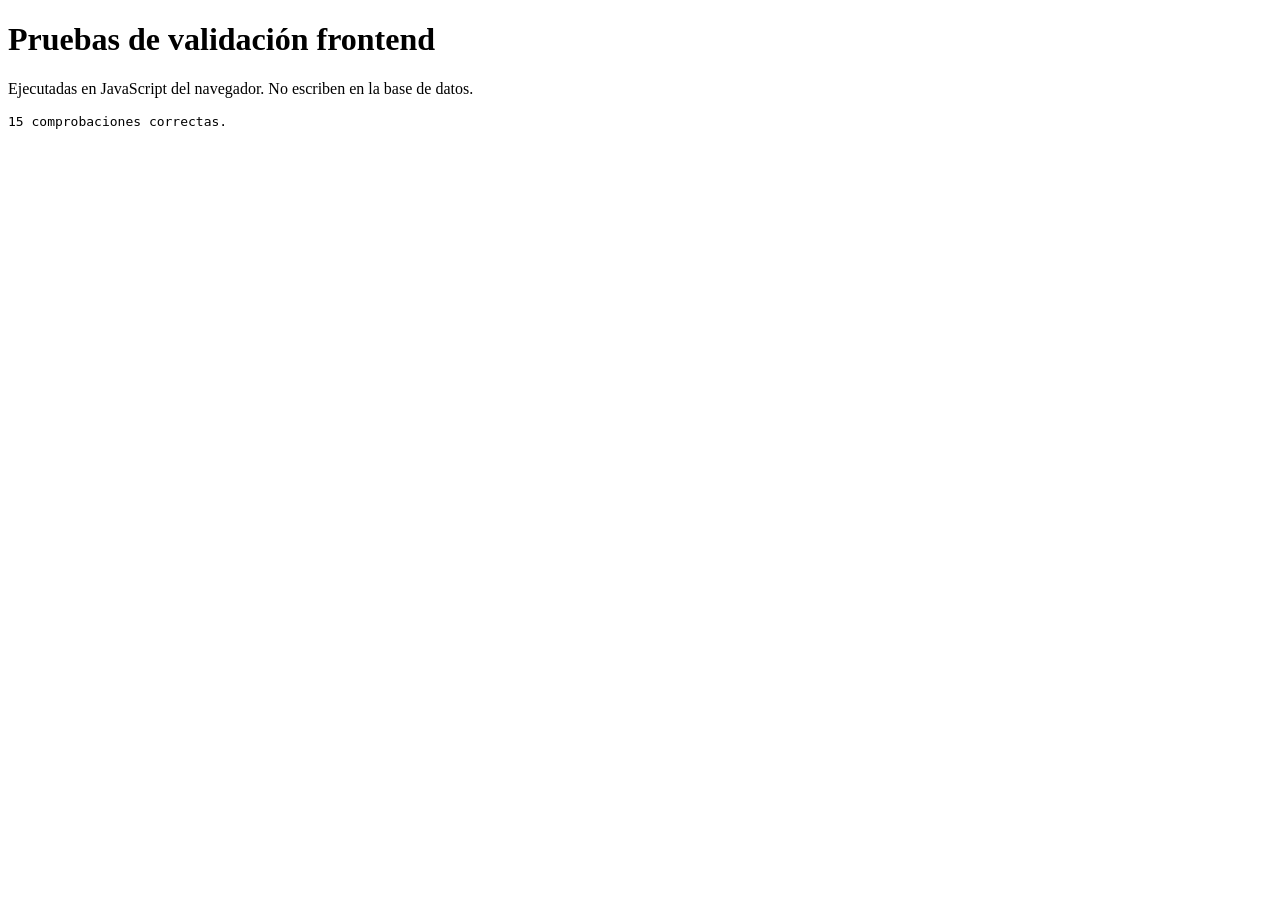
<file: Backend/tests/validacion_frontend.html>
<!doctype html>
<html lang="es">
<meta charset="utf-8">
<title>Pruebas de validación — SiGeRU</title>
<h1>Pruebas de validación frontend</h1>
<p>Ejecutadas en JavaScript del navegador. No escriben en la base de datos.</p>
<pre id="resultado" role="status">Ejecutando…</pre>
<script type="module">
import {validarCedula,validarPassword,validarRegistro} from '../../Frontend/validacion.js';
let total=0;
function comprobar(condicion){if(!condicion)throw Error(`Falló la comprobación ${total+1}`);total++;}
try {
  for(const ci of ['', '00000000', '1', '2.000.000-7']) comprobar(!validarCedula(ci));
  comprobar(validarCedula('2.000.000-6'));
  for(const clave of ['corta','abcdefgh','ABCDEFGH','Abcdefgh','Abcdefg1','A1!'+'x'.repeat(80)]) comprobar(!validarPassword(clave));
  comprobar(validarPassword('Prueba!234'));
  const datos={nombre:'Nombre de prueba',email:'x@example.test',cedula:'20000006',password:'Prueba!234'};
  comprobar(validarRegistro({...datos,nombre:'  '})!==null);
  comprobar(validarRegistro({...datos,email:'incorrecto'})!==null);
  comprobar(validarRegistro(datos)===null);
  document.getElementById('resultado').textContent=`${total} comprobaciones correctas.`;
} catch(error){document.getElementById('resultado').textContent=error.message;throw error;}
</script>
</html>
</file>
<file: Frontend/style.css>
/* PALETA DE COLORES PERSONALIZADA */
:root {
    --color1: #DCE8B4;
    --color2: #A7C957;
    --color3: #6A994E;
    --color4: #386641;
    --color5: #B08968;
}

/* GENERAL */
* {
    margin: 0;
    padding: 0;
    box-sizing: border-box;
}

body {
    font-family: Arial, Helvetica, sans-serif;
    background: #f8faf6;
    color: #1f2937;
}

/* HEADER */
.encabezado {
    display: flex;
    justify-content: space-between;
    align-items: center;
    padding: 20px 60px;
    background: white;
    box-shadow: 0 5px 15px rgba(0,0,0,.08);
}

.logo-empresa {
    width: 70px;
    height: auto;
    object-fit: contain;
}

.empresa {
    order: 1;
}

.navegacion {
    order: 2;
    flex: 1;
    display: flex;
    justify-content: center;
    gap: 30px;
}

.navegacion .etiqueta-a {
    color: #4b5563;
    text-decoration: none;
    font-weight: 600;
    transition: color 0.3s;
}

.navegacion .etiqueta-a:hover {
    color: var(--color4);
}

.acciones {
    order: 3;
    display: flex;
    gap: 15px;
}

.acciones button {
    padding: 12px 20px;
    border: 2px solid var(--color2);
    background: none;
    color: var(--color4);
    font-size: 16px;
    font-weight: 600;
    cursor: pointer;
    border-radius: 8px;
    transition: .3s;
}

.acciones .registrarse button {
    background-color: var(--color2);
    color: var(--color4);
}

.acciones button:hover {
    transform: translateY(-2px);
    box-shadow: 0 4px 10px rgba(167, 201, 87, 0.4);
}

/* MAIN */
.principal-empresa {
    width: 90%;
    max-width: 1200px;
    margin: auto;
}

/* SECCIONES */
section {
    padding: 80px 0;
}

/* PRESENTACION */
.presentacion {
    display: flex;
    justify-content: space-between;
    align-items: center;
    gap: 60px;
}

.presentacion-texto {
    flex: 1;
}

.presentacion-texto h1 {
    font-size: 48px;
    margin-bottom: 20px;
    color: var(--color4);
    text-align: left;
}

.presentacion-texto p {
    font-size: 18px;
    color: #4b5563;
    line-height: 1.6;
}

.img-presentacion {
    flex: 1;
    width: 100%;
    max-height: 400px;
    object-fit: cover;
    border-radius: 20px;
    box-shadow: 0 10px 30px rgba(0,0,0,.12);
}

/* PROBLEMA */
.problema {
    background: white;
    padding: 50px;
    border-radius: 20px;
    box-shadow: 0 8px 20px rgba(0,0,0,.08);
}

/* FUNCIONALIDADES */
.cuadricula-funcionalidades {
    display: grid;
    grid-template-columns: repeat(auto-fit, minmax(280px, 1fr));
    gap: 25px;
    margin-top: 40px;
}

.tarjeta {
    background: white;
    padding: 30px;
    border-radius: 18px;
    box-shadow: 0 10px 20px rgba(0,0,0,.08);
    transition: .3s;
}

.tarjeta:hover, .tarjeta-rol:hover {
    transform: translateY(-5px);
    box-shadow: 0 15px 30px rgba(0,0,0,0.12);
}

/* ROLES */
.cuadricula-roles {
    display: grid;
    grid-template-columns: repeat(auto-fit, minmax(250px, 1fr));
    gap: 25px;
    margin-top: 40px;
}

.tarjeta-rol {
    background: white;
    padding: 30px;
    border-radius: 18px;
    box-shadow: 0 10px 20px rgba(0,0,0,.08);
    transition: .3s;
}

/* PASOS */
.pasos {
    list-style: none;
    display: flex;
    flex-direction: column;
    gap: 15px;
    margin-top: 20px;
}

.pasos li {
    background: white;
    padding: 15px 25px;
    border-radius: 10px;
    box-shadow: 0 4px 10px rgba(0,0,0,0.03);
    font-size: 1.1rem;
}

/* TITULOS */
h2 {
    font-size: 36px;
    margin-bottom: 20px;
    color: var(--color4);
}

h3 {
    margin-bottom: 10px;
    color: var(--color4);
}

p {
    line-height: 1.6;
}

/* FOOTER */
.pie-pagina {
    margin-top: 80px;
    padding: 60px 40px;
    background: var(--color4);
    color: white;
    display: flex;
    justify-content: center;
    gap: 100px;
    text-align: left;
}

.pie-pagina > div {
    display: flex;
    flex-direction: column;
    gap: 12px;
}

.pie-pagina h4 {
    margin-bottom: 10px;
    font-size: 1.2rem;
}

.pie-pagina a {
    color: var(--color1);
    text-decoration: none;
    transition: color 0.3s;
}

.pie-pagina a:hover {
    color: white;
}

/* FORMULARIOS (LOGIN Y REGISTRO) */
.cuerpo-formulario {
    min-height: 100vh;
    display: flex;
    align-items: center;
    justify-content: center;
    background: linear-gradient(135deg, var(--color1) 0%, var(--color2) 100%);
    padding: 20px;
}

.contenedor-formulario {
    background-color: #ffffff;
    border-radius: 16px;
    box-shadow: 0 10px 30px rgba(0, 0, 0, 0.08);
    width: 100%;
    max-width: 450px;
    padding: 40px 30px;
    text-align: center;
    border-top: 5px solid var(--color4);
}

.cabecera-formulario {
    margin-bottom: 30px;
}

.logo-reciclaje {
    font-size: 3rem;
    margin-bottom: 10px;
}

.cabecera-formulario h2 {
    color: var(--color4);
    margin-bottom: 5px;
}

.cabecera-formulario p {
    color: #666;
    font-size: 0.9rem;
}

.grupo-campo {
    text-align: left;
    margin-bottom: 20px;
}

.grupo-campo label {
    display: block;
    font-size: 0.85rem;
    color: var(--color4);
    font-weight: 600;
    margin-bottom: 6px;
}

.campo-entrada {
    width: 100%;
    padding: 12px 16px;
    border: 2px solid #e0e0e0;
    border-radius: 8px;
    font-size: 1rem;
    color: #333;
    outline: none;
    transition: all 0.3s ease;
}

.campo-entrada:focus {
    border-color: var(--color3);
    box-shadow: 0 0 0 3px rgba(106, 153, 78, 0.25);
}

.boton-formulario {
    width: 100%;
    background-color: var(--color4);
    color: white;
    border: none;
    border-radius: 8px;
    padding: 14px;
    font-size: 1rem;
    font-weight: 600;
    cursor: pointer;
    transition: background-color 0.3s, transform 0.1s;
    margin-top: 10px;
    display: flex;
    justify-content: center;
    align-items: center;
    gap: 10px;
}

.boton-formulario:hover {
    background-color: var(--color3);
}

.boton-formulario:active {
    transform: scale(0.98);
}

.spinner {
    width: 18px;
    height: 18px;
    border: 2px solid rgba(255, 255, 255, 0.3);
    border-radius: 50%;
    border-top-color: white;
    animation: spin 0.8s linear infinite;
}

@keyframes spin {
    to { transform: rotate(360deg); }
}

.enlaces-retorno {
    margin-top: 25px;
    font-size: 0.9rem;
    color: #666;
}

.enlaces-retorno a {
    color: var(--color4);
    text-decoration: none;
    font-weight: 600;
}

.enlaces-retorno a:hover {
    text-decoration: underline;
}

/* Ajustes visuales de landing y acceso */
.principal-empresa {
    width: min(100% - 4rem, 1200px);
    max-width: 1200px;
    margin: 0 auto;
}
.presentacion-texto h1 {
    font-size: clamp(3rem, 5vw, 3.5rem);
    font-weight: 800;
}
.presentacion-texto p { font-size: 1.05rem; color: #526057; }
.boton-hero-primario, .boton-hero-secundario { padding: 14px 28px; }
.boton-hero-primario { box-shadow: 0 8px 18px rgba(56,102,65,.22); }
.img-presentacion { border-radius: 16px; box-shadow: 0 12px 28px rgba(25,55,35,.14); }
.cuadricula-funcionalidades, .cuadricula-roles { gap: 20px; }
.tarjeta, .tarjeta-rol {
    padding: 24px;
    border-radius: 12px;
    box-shadow: 0 6px 18px rgba(25,55,35,.08);
}
.icono-tarjeta, .icono-rol { width: 48px; height: 48px; font-size: 1.8rem; }
.timeline-item { padding: 20px 28px 20px 30px; }
.timeline-marcador {
    background: var(--color4);
    width: 36px;
    height: 36px;
}
.pie-pagina {
    width: min(100% - 4rem, 1280px);
    max-width: 1280px;
    margin: 80px auto 0;
    padding: 52px 40px;
    display: grid;
    grid-template-columns: repeat(3, minmax(0, 1fr));
    justify-content: space-between;
    gap: 40px;
}
.pie-pagina > div { min-width: 0; }
.pie-pagina p { color: #dce8b4; max-width: 240px; }
.usuarios-prueba {
    display: flex;
    flex-direction: column;
    gap: 4px;
    margin-top: 16px;
    padding: 12px 16px;
    background: #f3f4f6;
    border: 1px solid #d9dee5;
    border-radius: 8px;
    color: #526057;
    font: 13px/1.45 monospace;
    text-align: left;
}
.usuarios-prueba strong { color: var(--color4); font-family: inherit; }
.cuerpo-formulario .contenedor-formulario { max-width: 480px; padding: 42px 36px; }
.cuerpo-formulario .cabecera-formulario { margin-bottom: 24px; }
.cuerpo-formulario .usuarios-prueba strong { margin-bottom: 2px; }
.logo-reciclaje { font-size: 4.25rem; }
.boton-formulario { box-shadow: 0 8px 18px rgba(56,102,65,.2); }
.boton-formulario:hover { box-shadow: 0 10px 22px rgba(56,102,65,.3); }
.cuerpo-panel #sidebar-rol { padding-top: 5px !important; padding-bottom: 5px !important; }

@media (max-width: 700px) {
    .principal-empresa { width: min(100% - 2rem, 1200px); }
    .presentacion { flex-direction: column; align-items: stretch; }
    .presentacion-texto h1 { font-size: 3rem; }
    .pie-pagina { width: min(100% - 2rem, 1280px); grid-template-columns: 1fr; padding: 40px 24px; }
}

/* ========================================= */
/* ESTILOS DEL PANEL DE CONTROL (REESTRUCTURADO) */
/* ========================================= */

.cuerpo-panel {
    display: flex;
    min-height: 100vh;
    background-color: #f4f6f0;
    overflow-x: hidden;
}

.sidebar {
    width: 280px;
    background-color: var(--color4);
    color: #ffffff;
    display: flex;
    flex-direction: column;
    padding: 30px 20px;
    transition: all 0.3s cubic-bezier(0.4, 0, 0.2, 1);
    flex-shrink: 0;
    height: 100vh;
    position: sticky;
    top: 0;
    box-shadow: 4px 0 15px rgba(0,0,0,0.1);
    z-index: 100;
}

.sidebar.oculto {
    margin-left: -280px;
    box-shadow: none;
}

.sidebar-header {
    text-align: center;
    padding-bottom: 25px;
    border-bottom: 1px solid rgba(255, 255, 255, 0.2);
    margin-bottom: 25px;
}

.perfil-contenedor {
    position: relative;
    width: 100px;
    height: 100px;
    margin: 0 auto 15px;
}

.avatar-label {
    cursor: pointer;
    display: block;
    position: relative;
    width: 100%;
    height: 100%;
}

.avatar-usuario {
    width: 100px;
    height: 100px;
    border-radius: 50%;
    object-fit: cover;
    border: 3px solid #ffffff;
    box-shadow: 0 4px 8px rgba(0,0,0,0.2);
    transition: transform 0.2s;
}

.avatar-usuario:hover {
    transform: scale(1.05);
}

.editar-foto-badge {
    position: absolute;
    bottom: 0;
    right: 0;
    background-color: #ffffff;
    color: var(--color4);
    border-radius: 50%;
    width: 28px;
    height: 28px;
    display: flex;
    align-items: center;
    justify-content: center;
    font-size: 0.9rem;
    box-shadow: 0 2px 5px rgba(0,0,0,0.3);
}

.sidebar-header h4 {
    font-size: 1.25rem;
    font-weight: 700;
    color: #ffffff;
    margin-top: 10px;
    letter-spacing: 0.3px;
}

.sidebar-menu {
    display: flex;
    flex-direction: column;
    gap: 8px;
    flex-grow: 1;
}

.sidebar-menu .item-menu {
    display: flex;
    align-items: center;
    padding: 12px 18px;
    color: #ffffff;
    font-size: 0.95rem;
    text-decoration: none;
    font-weight: 600;
    border-radius: 8px;
    transition: all 0.2s ease-in-out;
}

.sidebar-menu .item-menu:hover {
    background-color: var(--color3);
    color: #ffffff;
    transform: translateX(4px);
}

.sidebar-menu .item-menu.activo {
    background-color: #ffffff;
    color: var(--color4);
    font-weight: 800;
    box-shadow: 0 2px 8px rgba(0, 0, 0, 0.15);
}

.sidebar-footer {
    border-top: 1px solid rgba(255, 255, 255, 0.2);
    padding-top: 20px;
}

.cerrar-sesion {
    color: #fca5a5 !important;
    font-weight: 700;
}

.cerrar-sesion:hover {
    background-color: rgba(239, 68, 68, 0.2) !important;
    color: #ffffff !important;
}

.contenido-panel {
    flex-grow: 1;
    display: flex;
    flex-direction: column;
    min-width: 0;
    height: 100vh;
    overflow-y: auto;
}

.barra-superior-panel {
    background-color: white;
    padding: 15px 30px;
    display: flex;
    align-items: center;
    justify-content: space-between;
    box-shadow: 0 2px 10px rgba(0,0,0,0.05);
    flex-shrink: 0;
}

.btn-toggle {
    background-color: var(--color4);
    color: white;
    border: none;
    padding: 10px 18px;
    font-size: 0.95rem;
    border-radius: 6px;
    cursor: pointer;
    font-weight: 600;
    transition: background 0.2s;
}

.btn-toggle:hover {
    background-color: var(--color3);
}

.logo-panel {
    font-size: 1.3rem;
    font-weight: bold;
    color: var(--color4);
}

.seccion-bienvenida {
    padding: 40px 40px 20px;
}

.bienvenida-fade {
    font-size: 3rem;
    font-weight: 800;
    color: var(--color4);
    animation: fadeIn 1.2s ease-out;
}

.subtitulo-bienvenida {
    font-size: 1.1rem;
    color: #555;
    margin-top: 8px;
}

.espacio-trabajo {
    margin: 0 40px 40px;
    background-color: white;
    border-radius: 12px;
    border: 2px dashed #cbd5e1;
    flex-grow: 1;
    min-height: 300px;
}

@keyframes fadeIn {
    from {
        opacity: 0;
        transform: translateY(15px);
    }
    to {
        opacity: 1;
        transform: translateY(0);
    }
}

/* ==================================================
   REDISEÑO ESTÉTICO — Sitio público (principal.html)
   Bordes más ovalados, animaciones suaves y detalles
   decorativos. Las clases son nuevas (no pisan nada de
   panel/login/registro); las que sí son compartidas
   (.tarjeta, .acciones button, etc.) solo se les suma
   redondeo/():transición sin tocar layout ni datos.
   ================================================== */

html { scroll-behavior: smooth; }

/* --- Header flotante --- */
.encabezado {
    position: sticky;
    top: 0;
    z-index: 100;
    transition: box-shadow .3s ease, padding .3s ease, background .3s ease;
}
.encabezado.encabezado--flotante {
    padding-top: 12px;
    padding-bottom: 12px;
    background: rgba(255,255,255,.9);
    backdrop-filter: blur(8px);
    box-shadow: 0 8px 24px rgba(0,0,0,.1);
}

/* --- Botones más ovalados con animación --- */
.acciones button {
    border-radius: 999px;
    transition: transform .25s ease, box-shadow .25s ease, background .25s ease;
}
.acciones button:hover {
    transform: translateY(-3px);
    box-shadow: 0 10px 20px rgba(56,102,65,.25);
}

/* --- Subrayado animado en la navegación --- */
.navegacion .etiqueta-a { position: relative; padding-bottom: 4px; }
.navegacion .etiqueta-a::after {
    content: "";
    position: absolute;
    left: 0; bottom: 0;
    width: 0%;
    height: 2px;
    background: var(--color3);
    border-radius: 999px;
    transition: width .3s ease;
}
.navegacion .etiqueta-a:hover::after { width: 100%; }

/* --- Hero --- */
#hero.presentacion {
    position: relative;
    overflow: visible;
}
.hero-blob {
    position: absolute;
    border-radius: 50%;
    filter: blur(60px);
    opacity: .35;
    z-index: -1;
    pointer-events: none;
}
.hero-blob-1 { width: 320px; height: 320px; background: var(--color2); top: -60px; left: -60px; }
.hero-blob-2 { width: 260px; height: 260px; background: var(--color5); bottom: -80px; right: 10%; }

.hero-badge {
    display: inline-flex;
    align-items: center;
    gap: 8px;
    background: var(--color1);
    color: var(--color4);
    font-weight: 700;
    font-size: .8rem;
    padding: 8px 16px;
    border-radius: 999px;
    margin-bottom: 18px;
    animation: apareceSuave .7s ease both;
}

.botones-hero {
    display: flex;
    gap: 16px;
    margin-top: 28px;
    flex-wrap: wrap;
}
.boton-hero-primario, .boton-hero-secundario {
    display: inline-block;
    padding: 14px 28px;
    border-radius: 999px;
    font-weight: 700;
    text-decoration: none;
    transition: transform .25s ease, box-shadow .25s ease, background .25s ease;
}
.boton-hero-primario {
    background: linear-gradient(135deg, var(--color3), var(--color4));
    color: white;
    box-shadow: 0 10px 24px rgba(56,102,65,.3);
}
.boton-hero-primario:hover { transform: translateY(-3px); box-shadow: 0 14px 30px rgba(56,102,65,.4); }
.boton-hero-secundario {
    background: white;
    color: var(--color4);
    border: 2px solid var(--color2);
}
.boton-hero-secundario:hover { transform: translateY(-3px); background: var(--color1); }

.img-presentacion {
    animation: flotar 5s ease-in-out infinite;
}
@keyframes flotar {
    0%, 100% { transform: translateY(0); }
    50% { transform: translateY(-14px); }
}

/* --- Problema --- */
.problema {
    border-radius: 28px;
    display: flex;
    align-items: center;
    gap: 30px;
}
.problema-icono {
    font-size: 3rem;
    flex-shrink: 0;
    background: var(--color1);
    width: 90px;
    height: 90px;
    border-radius: 50%;
    display: flex;
    align-items: center;
    justify-content: center;
}
.problema-texto { flex: 1; }

/* --- Tarjetas de funcionalidades y roles: más ovaladas --- */
.tarjeta, .tarjeta-rol {
    border-radius: 26px;
    position: relative;
}
.tarjeta:hover, .tarjeta-rol:hover {
    transform: translateY(-8px) scale(1.02);
}
.icono-tarjeta, .icono-rol {
    width: 56px;
    height: 56px;
    border-radius: 18px;
    display: flex;
    align-items: center;
    justify-content: center;
    font-size: 1.6rem;
    background: linear-gradient(135deg, var(--color2), var(--color4));
    margin-bottom: 16px;
    transition: transform .3s ease;
}
.tarjeta:hover .icono-tarjeta, .tarjeta-rol:hover .icono-rol {
    transform: rotate(-6deg) scale(1.1);
}
.icono-rol { background: linear-gradient(135deg, var(--color5), #7c5738); border-radius: 50%; }

/* --- Cómo funciona: timeline --- */
.timeline {
    position: relative;
    margin-top: 40px;
    padding-left: 50px;
}
.timeline::before {
    content: "";
    position: absolute;
    left: 19px;
    top: 8px;
    bottom: 8px;
    width: 3px;
    background: linear-gradient(var(--color2), var(--color4));
    border-radius: 999px;
}
.timeline-item {
    position: relative;
    padding: 18px 24px;
    margin-bottom: 18px;
    background: white;
    border-radius: 18px;
    box-shadow: 0 6px 16px rgba(0,0,0,.06);
}
.timeline-marcador {
    position: absolute;
    left: -50px;
    top: 18px;
    width: 40px;
    height: 40px;
    border-radius: 50%;
    background: linear-gradient(135deg, var(--color3), var(--color4));
    color: white;
    font-weight: 800;
    display: flex;
    align-items: center;
    justify-content: center;
    box-shadow: 0 4px 10px rgba(56,102,65,.35);
}
.timeline-item h4 { color: var(--color4); margin-bottom: 4px; }
.timeline-item p { margin: 0; color: #4b5563; }

/* --- Footer --- */
.pie-pagina {
    border-radius: 40px 40px 0 0;
    background: linear-gradient(135deg, var(--color4), #24452a);
}
.pie-pagina-marca {
    font-weight: 800;
    font-size: 1.1rem;
    margin-bottom: 8px;
    display: flex;
    align-items: center;
    gap: 8px;
}

/* --- Animación de aparición al hacer scroll --- */
.reveal {
    opacity: 0;
    transform: translateY(30px);
    transition: opacity .7s ease, transform .7s ease;
}
.reveal.visible {
    opacity: 1;
    transform: translateY(0);
}

@keyframes apareceSuave {
    from { opacity: 0; transform: translateY(-10px); }
    to { opacity: 1; transform: translateY(0); }
}

/* ==================================================
   AGENTE SOCIALIZADOR — widget flotante
   Mensajes breves sobre el impacto social de la gestión de
   residuos, con enlace a la sección correspondiente de
   impacto-social.html. Pensado para páginas públicas
   (principal.html). El panel usa en cambio el banner
   integrado (.agente-inline, más abajo), no este widget.
   ================================================== */
.agente-flotante {
    position: fixed;
    right: 22px;
    bottom: 22px;
    z-index: 900;
    font-family: Arial, Helvetica, sans-serif;
    display: flex;
    justify-content: flex-end;
}

/* --- Botón compacto (estado "cerrado") --- */
.agente-flotante__lanzador {
    display: none;
    width: 56px;
    height: 56px;
    align-items: center;
    justify-content: center;
    border: none;
    border-radius: 50% 50% 6px 50%;
    background: linear-gradient(135deg, var(--color2), var(--color3));
    box-shadow: 0 10px 24px rgba(56,102,65,.35);
    cursor: pointer;
    position: relative;
}
.agente-flotante--cerrado .agente-flotante__lanzador {
    display: flex;
    animation: agenteLanzadorEntra .4s cubic-bezier(.34,1.56,.64,1) both;
}
.agente-flotante--cerrado .agente-flotante__tarjeta { display: none; }

.agente-flotante__lanzador::after {
    content: '';
    position: absolute;
    inset: 0;
    border-radius: inherit;
    border: 2px solid var(--color2);
    opacity: .6;
    animation: agentePulso 2.6s ease-out infinite;
}
.agente-flotante__lanzador-icono { font-size: 1.5rem; filter: drop-shadow(0 1px 1px rgba(0,0,0,.15)); }

@keyframes agentePulso {
    from { transform: scale(1);   opacity: .55; }
    to   { transform: scale(1.5); opacity: 0; }
}
@keyframes agenteLanzadorEntra {
    from { opacity: 0; transform: scale(.4) rotate(-25deg); }
    to   { opacity: 1; transform: scale(1)  rotate(0); }
}

/* --- Tarjeta completa (estado "abierto") --- */
.agente-flotante__tarjeta {
    position: relative;
    width: 320px;
    max-width: calc(100vw - 44px);
    background: #ffffff;
    border: 1px solid rgba(56,102,65,.10);
    border-radius: 20px 20px 4px 20px;
    box-shadow: 0 18px 40px rgba(20,30,25,.18);
    overflow: hidden;
    animation: agenteTarjetaEntra .45s cubic-bezier(.22,1,.36,1) both;
}
@keyframes agenteTarjetaEntra {
    from { opacity: 0; transform: translateY(18px) scale(.95); }
    to   { opacity: 1; transform: translateY(0) scale(1); }
}
.agente-flotante__tarjeta--saliendo { opacity: 0; transform: translateX(6px); transition: opacity .22s ease, transform .22s ease; }

.agente-flotante__progreso {
    height: 3px;
    background: var(--color1);
}
.agente-flotante__progreso span {
    display: block;
    height: 100%;
    width: 0%;
    background: linear-gradient(90deg, var(--color2), var(--color3));
}
@keyframes agenteProgreso { from { width: 0%; } to { width: 100%; } }

.agente-flotante__fila {
    display: flex;
    gap: 12px;
    padding: 16px 18px 14px 16px;
    transition: opacity .22s ease, transform .22s ease;
}
.agente-flotante__tarjeta--saliendo .agente-flotante__fila { opacity: 0; transform: translateX(6px); }

.agente-flotante__icono {
    flex: none;
    width: 40px;
    height: 40px;
    border-radius: 50% 50% 6px 50%;
    display: flex;
    align-items: center;
    justify-content: center;
    font-size: 1.15rem;
    box-shadow: 0 4px 10px rgba(0,0,0,.18);
}

.agente-flotante__cuerpo { flex: 1; min-width: 0; }

.agente-flotante__etiqueta {
    display: block;
    font-size: .68rem;
    font-weight: 700;
    color: var(--color3);
    margin-bottom: 3px;
}

.agente-flotante__mensaje {
    margin: 0 0 8px 0;
    font-size: .87rem;
    line-height: 1.45;
    color: #1f2937;
}

.agente-flotante__link {
    font-size: .8rem;
    font-weight: 700;
    color: var(--color4);
    text-decoration: none;
    border-bottom: 2px solid var(--color1);
    padding-bottom: 1px;
    transition: border-color .2s;
}
.agente-flotante__link:hover { border-color: var(--color2); }

.agente-flotante__cerrar {
    position: absolute;
    top: 6px;
    right: 8px;
    border: none;
    background: none;
    color: #9ca3af;
    font-size: 1rem;
    line-height: 1;
    cursor: pointer;
    padding: 5px 7px;
    border-radius: 8px;
}
.agente-flotante__cerrar:hover { color: #4b5563; background: #f3f4f6; }

@media (max-width: 520px) {
    .agente-flotante { right: 12px; bottom: 12px; left: 12px; justify-content: flex-end; }
    .agente-flotante__tarjeta { width: 100%; }
}

/* ==================================================
   AGENTE SOCIALIZADOR — banner integrado (panel interno)
   Se inserta como parte del contenido de una vista puntual
   del panel (ej: Reportar Incidencia), no flota por encima
   de nada. Ver window.SiGeRUAgente.insertar(...) en
   agente-socializador.js.
   ================================================== */
.agente-inline {
    display: flex;
    align-items: flex-start;
    gap: 14px;
    background: #f8faf6;
    border: 1px solid #e6efdc;
    border-left: 4px solid var(--agente-color, var(--color3));
    border-radius: 4px 14px 14px 4px;
    padding: 14px 16px;
    margin-bottom: 20px;
    opacity: 0;
    transform: translateY(-6px);
    transition: opacity .35s ease, transform .35s ease;
}
.agente-inline--visible { opacity: 1; transform: translateY(0); }
.agente-inline--saliendo { opacity: 0; transform: translateY(-6px) scale(.98); }

.agente-inline__icono {
    flex: none;
    width: 38px;
    height: 38px;
    border-radius: 50%;
    background: var(--agente-color, var(--color3));
    display: flex;
    align-items: center;
    justify-content: center;
    font-size: 1.05rem;
    box-shadow: 0 3px 8px rgba(0,0,0,.15);
}

.agente-inline__cuerpo { flex: 1; min-width: 0; }

.agente-inline__etiqueta {
    display: block;
    font-size: .72rem;
    font-weight: 700;
    color: var(--agente-color, var(--color3));
    margin-bottom: 2px;
}

.agente-inline__cuerpo p {
    margin: 0 0 6px 0;
    font-size: .87rem;
    line-height: 1.45;
    color: #374151;
}

.agente-inline__cuerpo a {
    font-size: .8rem;
    font-weight: 700;
    color: var(--color4);
    text-decoration: none;
    border-bottom: 2px solid var(--color1);
}
.agente-inline__cuerpo a:hover { border-color: var(--color2); }

.agente-inline__cerrar {
    flex: none;
    border: none;
    background: none;
    color: #9ca3af;
    font-size: 1rem;
    cursor: pointer;
    padding: 2px 6px;
    border-radius: 8px;
}
.agente-inline__cerrar:hover { color: #4b5563; background: rgba(0,0,0,.05); }

@media (max-width: 560px) {
    .agente-inline { flex-wrap: wrap; }
}

/* ==================================================
   PÁGINA: impacto-social.html
   ================================================== */
.impacto-hero {
    padding: 70px 24px 40px;
    max-width: 780px;
    margin: 0 auto;
    text-align: center;
}
.impacto-hero .hero-badge { margin-bottom: 18px; display: inline-block; }
.impacto-hero h1 {
    font-family: Georgia, 'Iowan Old Style', 'Times New Roman', serif;
    font-size: 2.4rem;
    line-height: 1.2;
    color: var(--color4);
    margin-bottom: 18px;
}
.impacto-hero p {
    font-size: 1.05rem;
    line-height: 1.7;
    color: #4b5563;
}

.impacto-lista {
    max-width: 920px;
    margin: 0 auto;
    padding: 20px 24px 100px;
    display: flex;
    flex-direction: column;
    gap: 6px;
}

.impacto-seccion {
    display: grid;
    grid-template-columns: 110px 1fr;
    gap: 28px;
    padding: 46px 0;
    border-top: 1px solid #e5e7eb;
    scroll-margin-top: 30px;
}
.impacto-seccion:first-child { border-top: none; }

.impacto-seccion__icono {
    width: 78px;
    height: 78px;
    border-radius: 50% 50% 50% 10px;
    display: flex;
    align-items: center;
    justify-content: center;
    font-size: 2.1rem;
    color: #ffffff;
}

.impacto-seccion__numero {
    display: block;
    text-align: center;
    font-size: .75rem;
    color: #9ca3af;
    margin-top: 8px;
}

.impacto-seccion h2 {
    font-family: Georgia, 'Iowan Old Style', 'Times New Roman', serif;
    font-size: 1.5rem;
    color: var(--color4);
    margin-bottom: 10px;
}

.impacto-cita {
    font-family: Georgia, 'Iowan Old Style', 'Times New Roman', serif;
    font-style: italic;
    font-size: 1.15rem;
    line-height: 1.55;
    color: #1f2937;
    margin: 0 0 16px 0;
    padding-left: 16px;
    border-left: 3px solid var(--acento, var(--color2));
}

.impacto-seccion p {
    color: #4b5563;
    line-height: 1.7;
    margin-bottom: 12px;
    max-width: 62ch;
}

.impacto-autor {
    display: inline-flex;
    align-items: baseline;
    gap: 6px;
    font-size: .85rem;
    color: var(--color4);
    font-weight: 700;
    margin-bottom: 14px;
}
.impacto-autor span {
    font-weight: 400;
    color: #6b7280;
}

.impacto-aplicacion {
    background: #f8faf6;
    border-radius: 14px;
    padding: 14px 18px;
    font-size: .92rem;
}
.impacto-aplicacion strong { color: var(--color4); }

@media (max-width: 640px) {
    .impacto-seccion { grid-template-columns: 1fr; }
    .impacto-seccion__icono { margin-bottom: 6px; }
}
</file>
